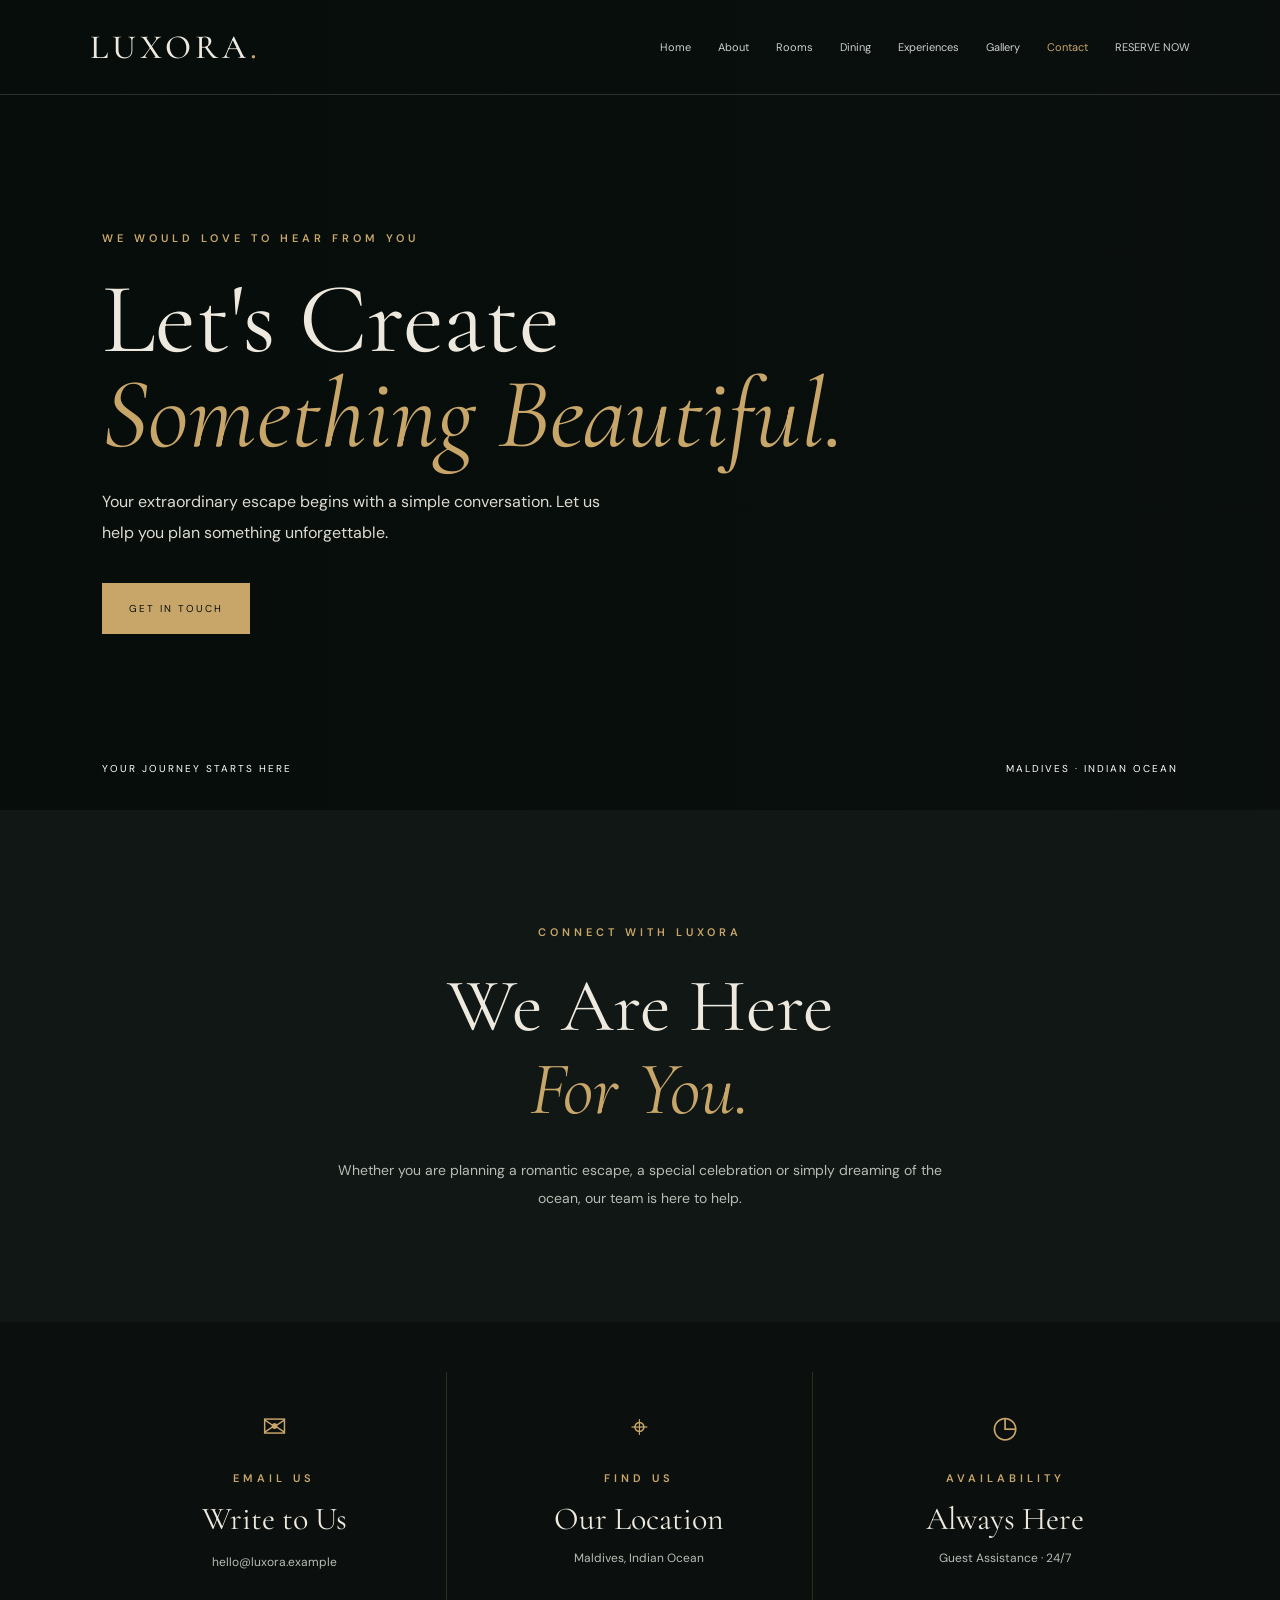
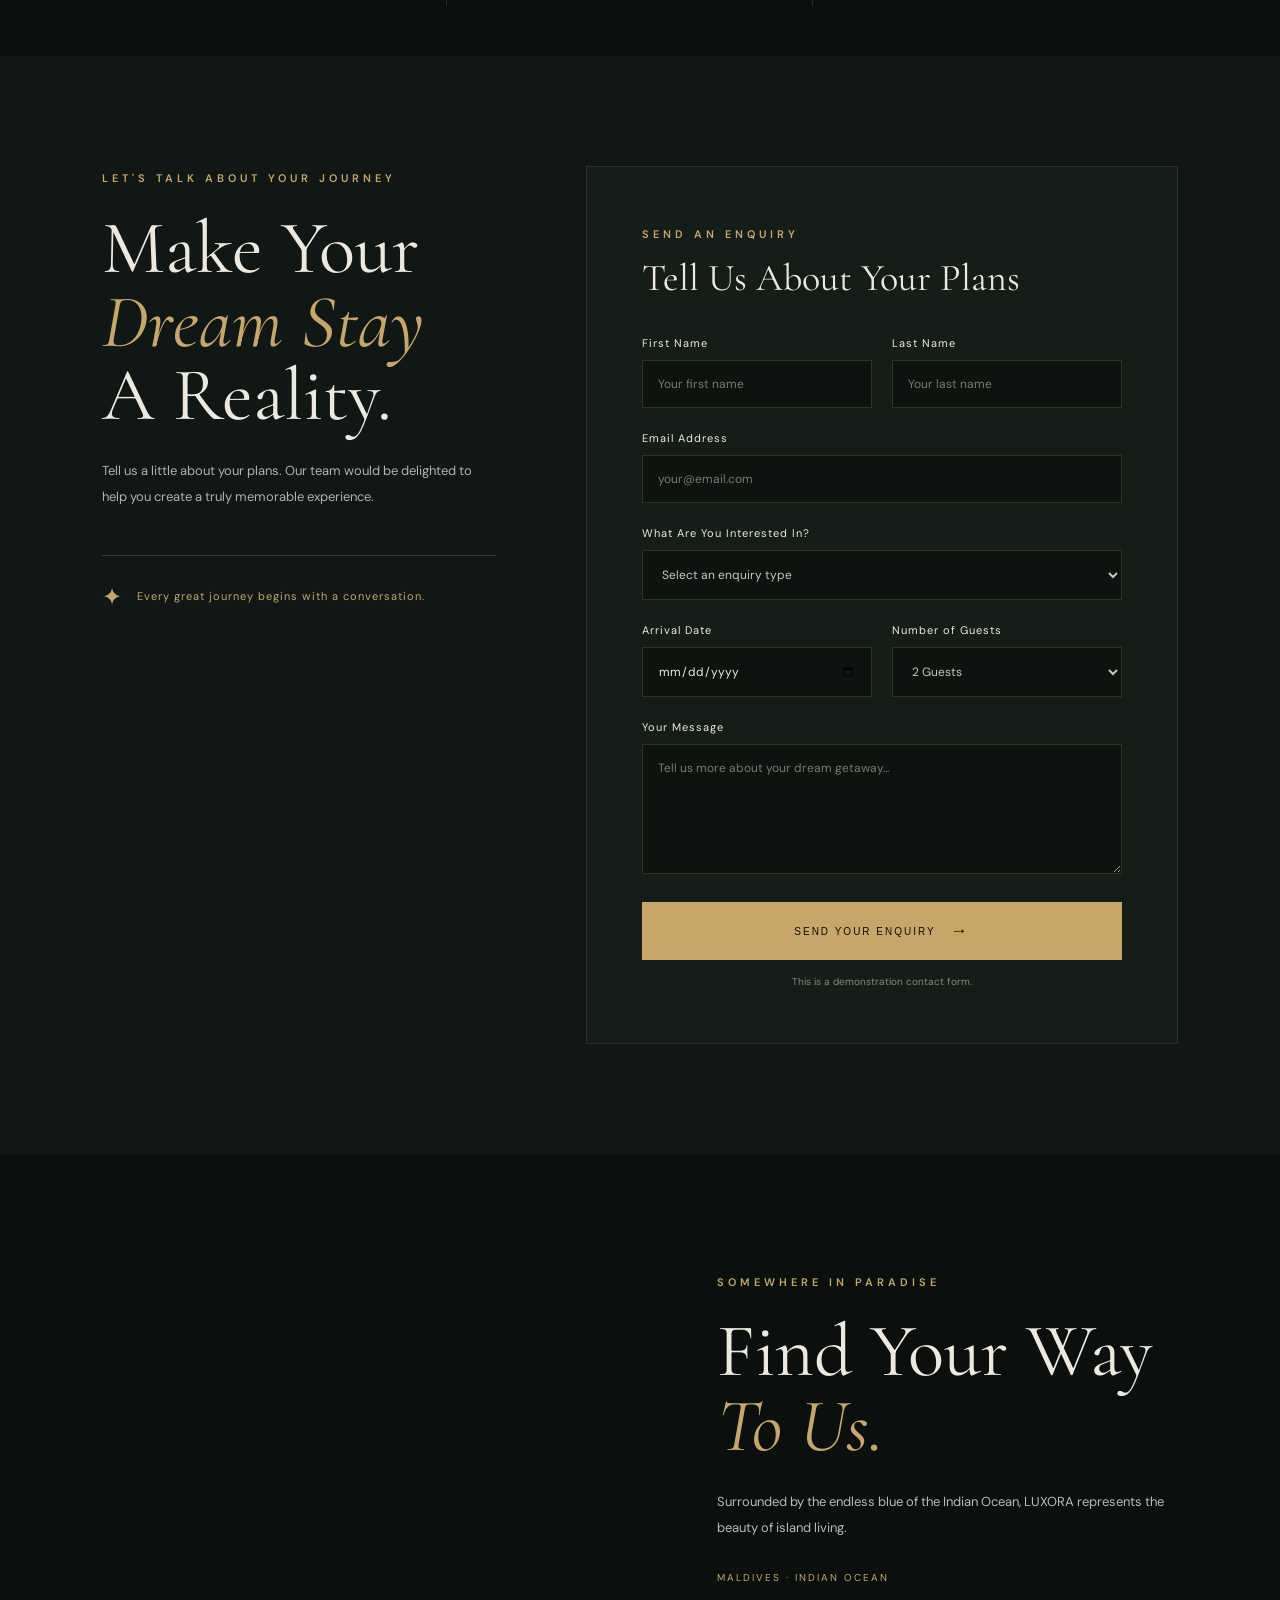
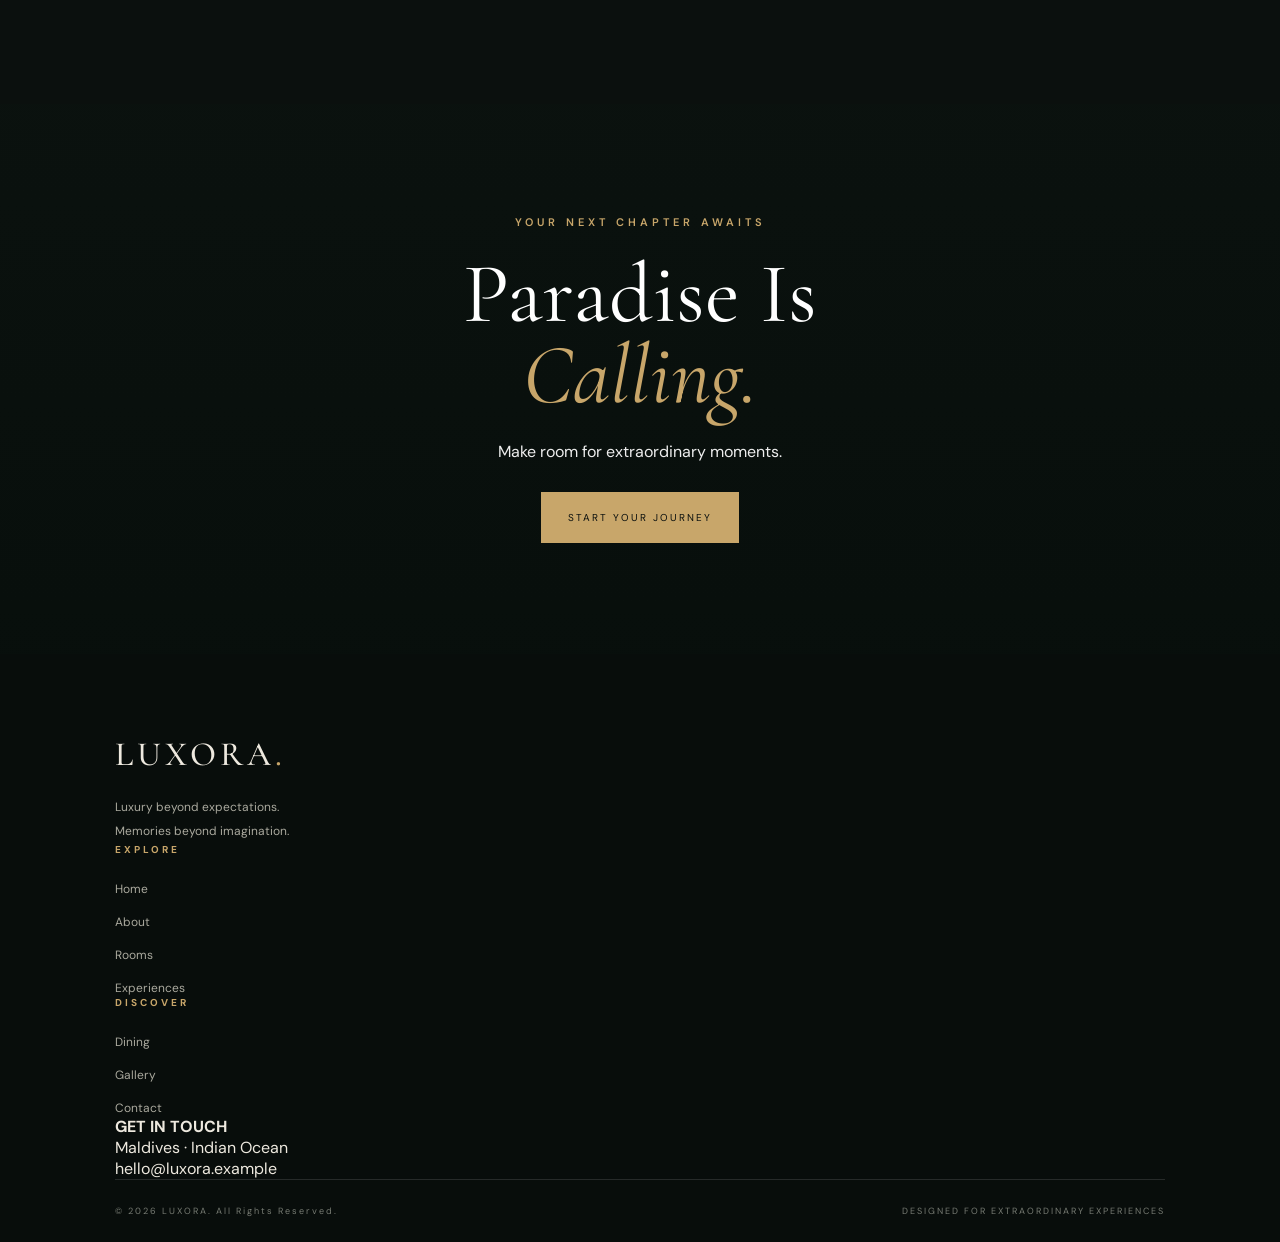
<file: contact.html>
<!DOCTYPE html>
<html lang="en">
<head>
    <meta charset="UTF-8">
    <meta name="viewport" content="width=device-width, initial-scale=1.0">

    <title>Contact | LUXORA</title>

    <link rel="stylesheet" href="css/style.css">

    <link href="https://fonts.googleapis.com/css2?family=Cormorant+Garamond:wght@400;500;600;700&family=DM+Sans:wght@400;500;600;700&display=swap" rel="stylesheet">
</head>

<body>

<!-- LOADER -->
<div class="loader" id="loader">
    <div class="loader-content">
        <span>LUXORA</span>
        <small>BEYOND EXPECTATIONS</small>
    </div>
</div>


<!-- HEADER -->
<header class="header">

    <a href="index.html" class="logo">LUXORA<span>.</span></a>

    <nav class="nav" id="nav">
        <a href="index.html">Home</a>
        <a href="about.html">About</a>
        <a href="rooms.html">Rooms</a>
        <a href="dining.html">Dining</a>
        <a href="experiences.html">Experiences</a>
        <a href="gallery.html">Gallery</a>
        <a href="contact.html" class="active">Contact</a>
        <a href="#contact-form" class="nav-booking">RESERVE NOW</a>    </nav>

    <button class="menu-toggle" id="menuToggle" aria-label="Toggle navigation">
        <span></span>
        <span></span>
    </button>

</header>


<!-- HERO -->
<section class="contact-hero">

    <div class="contact-hero-bg"></div>

    <div class="contact-hero-content">

        <span class="eyebrow">WE WOULD LOVE TO HEAR FROM YOU</span>

        <h1>Let's Create<br><i>Something Beautiful.</i></h1>

        <p>
            Your extraordinary escape begins with a simple conversation.
            Let us help you plan something unforgettable.
        </p>

        <a href="#contact-form" class="btn btn-primary">
            GET IN TOUCH
        </a>

    </div>

    <div class="contact-hero-bottom">
        <span>YOUR JOURNEY STARTS HERE</span>
        <span>MALDIVES · INDIAN OCEAN</span>
    </div>

</section>


<!-- CONTACT INTRO -->
<section class="contact-intro section-padding">

    <span class="eyebrow">CONNECT WITH LUXORA</span>

    <h2>We Are Here<br>
        <i>For You.</i>
    </h2>

    <p>
        Whether you are planning a romantic escape,
        a special celebration or simply dreaming
        of the ocean, our team is here to help.
    </p>

</section>


<!-- CONTACT DETAILS -->
<section class="contact-details">

    <div class="contact-detail-card">

        <span class="contact-icon">✉</span>

        <span class="eyebrow">EMAIL US</span>

        <h3>Write to Us</h3>

        <a href="mailto:hello@luxora.example">
            hello@luxora.example
        </a>

    </div>


    <div class="contact-detail-card">

        <span class="contact-icon">⌖</span>

        <span class="eyebrow">FIND US</span>

        <h3>Our Location</h3>

        <p>Maldives, Indian Ocean</p>

    </div>


    <div class="contact-detail-card">

        <span class="contact-icon">◷</span>

        <span class="eyebrow">AVAILABILITY</span>

        <h3>Always Here</h3>

        <p>Guest Assistance · 24/7</p>

    </div>

</section>


<!-- CONTACT FORM -->
<section class="contact-form-section section-padding" id="contact-form">

    <div class="contact-form-grid">

        <div class="contact-form-content">

            <span class="eyebrow">LET'S TALK ABOUT YOUR JOURNEY</span>

            <h2>Make Your<br>
                <i>Dream Stay</i><br>
                A Reality.
            </h2>

            <p>
                Tell us a little about your plans.
                Our team would be delighted to help
                you create a truly memorable experience.
            </p>

            <div class="contact-note">
                <span>✦</span>
                <p>
                    Every great journey begins with a conversation.
                </p>
            </div>

        </div>


        <form class="luxora-contact-form" id="luxoraContactForm">

            <div class="form-heading">
                <span class="eyebrow">SEND AN ENQUIRY</span>
                <h3>Tell Us About Your Plans</h3>
            </div>


            <div class="form-row">

                <div class="form-group">
                    <label for="firstName">First Name</label>

                    <input
                        type="text"
                        id="firstName"
                        name="firstName"
                        placeholder="Your first name"
                        required>
                </div>

                <div class="form-group">
                    <label for="lastName">Last Name</label>

                    <input
                        type="text"
                        id="lastName"
                        name="lastName"
                        placeholder="Your last name"
                        required>
                </div>

            </div>


            <div class="form-group">

                <label for="email">Email Address</label>

                <input
                    type="email"
                    id="email"
                    name="email"
                    placeholder="your@email.com"
                    required>

            </div>


            <div class="form-group">

                <label for="subject">What Are You Interested In?</label>

                <select id="subject" name="subject" required>

                    <option value="" disabled selected>
                        Select an enquiry type
                    </option>

                    <option value="Room Reservation">Room Reservation</option>
                    <option value="Dining Experience">Dining Experience</option>
                    <option value="Spa & Wellness">Spa & Wellness</option>
                    <option value="Special Celebration">Special Celebration</option>
                    <option value="Other Enquiry">Other Enquiry</option>

                </select>

            </div>


            <div class="form-row">

                <div class="form-group">
                    <label for="arrival">Arrival Date</label>

                    <input
                        type="date"
                        id="arrival"
                        name="arrival">
                </div>

                <div class="form-group">
                    <label for="guests">Number of Guests</label>

                    <select id="guests" name="guests">

                        <option value="1">1 Guest</option>
                        <option value="2" selected>2 Guests</option>
                        <option value="3">3 Guests</option>
                        <option value="4">4 Guests</option>
                        <option value="5+">5+ Guests</option>

                    </select>
                </div>

            </div>


            <div class="form-group">

                <label for="message">Your Message</label>

                <textarea
                    id="message"
                    name="message"
                    rows="5"
                    placeholder="Tell us more about your dream getaway..."
                    required></textarea>

            </div>


            <button type="submit" class="btn btn-primary form-submit">
                SEND YOUR ENQUIRY <span>→</span>
            </button>

            <p class="form-disclaimer">
                This is a demonstration contact form.
            </p>

            <div id="formMessage" class="form-message"></div>

        </form>

    </div>

</section>


<!-- LOCATION -->
<section class="contact-location">

    <div class="location-image"></div>

    <div class="location-content">

        <span class="eyebrow">SOMEWHERE IN PARADISE</span>

        <h2>Find Your Way<br>
            <i>To Us.</i>
        </h2>

        <p>
            Surrounded by the endless blue of the Indian Ocean,
            LUXORA represents the beauty of island living.
        </p>

        <span class="location-address">
            MALDIVES · INDIAN OCEAN
        </span>

    </div>

</section>


<!-- FINAL CTA -->
<section class="contact-final">

    <span class="eyebrow">YOUR NEXT CHAPTER AWAITS</span>

    <h2>Paradise Is<br>
        <i>Calling.</i>
    </h2>

    <p>
        Make room for extraordinary moments.
    </p>

    <a href="#contact-form" class="btn btn-primary">
        START YOUR JOURNEY
    </a>

</section>


<!-- FOOTER -->
<footer class="footer">

    <div class="footer-top">

        <div class="footer-brand">
            <a href="index.html" class="logo">
                LUXORA<span>.</span>
            </a>

            <p>
                Luxury beyond expectations.<br>
                Memories beyond imagination.
            </p>
        </div>

        <div class="footer-links">
            <h4>EXPLORE</h4>
            <a href="index.html">Home</a>
            <a href="about.html">About</a>
            <a href="rooms.html">Rooms</a>
            <a href="experiences.html">Experiences</a>
        </div>

        <div class="footer-links">
            <h4>DISCOVER</h4>
            <a href="dining.html">Dining</a>
            <a href="gallery.html">Gallery</a>
            <a href="contact.html">Contact</a>
        </div>

        <div class="footer-contact">
            <h4>GET IN TOUCH</h4>
            <p>Maldives · Indian Ocean</p>
            <a href="mailto:hello@luxora.example">
                hello@luxora.example
            </a>
        </div>

    </div>

    <div class="footer-bottom">
        <p>© <span id="year"></span> LUXORA. All Rights Reserved.</p>
        <span>DESIGNED FOR EXTRAORDINARY EXPERIENCES</span>
    </div>

</footer>


<script src="js/script.js"></script>

</body>
</html>
</file>
<file: css/style.css>
@import url('https://fonts.googleapis.com/css2?family=Cormorant+Garamond:wght@300;400;500;600;700&family=DM+Sans:wght@300;400;500;600;700&display=swap');

:root {
    --bg: #101714;
    --dark: #0b100e;
    --gold: #c8a66a;
    --cream: #eee9df;
    --muted: #aaa99e;
    --serif: 'Cormorant Garamond', serif;
    --sans: 'DM Sans', sans-serif;
}

* {
    margin: 0;
    padding: 0;
    box-sizing: border-box;
}

html {
    scroll-behavior: smooth;
}

body {
    background: var(--bg);
    color: var(--cream);
    font-family: var(--sans);
    overflow-x: hidden;
}

a {
    color: inherit;
    text-decoration: none;
}

img {
    display: block;
    width: 100%;
    object-fit: cover;
}

/* LOADER */

.loader {
    position: fixed;
    inset: 0;
    background: var(--dark);
    z-index: 9999;
    display: flex;
    align-items: center;
    justify-content: center;
    animation: loaderOut 1s ease 2.2s forwards;
}

.loader-content {
    text-align: center;
    animation: loaderReveal 1s ease;
}

.loader-content h1 {
    font-family: var(--serif);
    font-size: 65px;
    letter-spacing: 12px;
    font-weight: 400;
}

.loader-content p {
    color: var(--gold);
    font-size: 9px;
    letter-spacing: 5px;
    margin-top: 10px;
}

.loader-line {
    display: block;
    width: 80px;
    height: 1px;
    background: var(--gold);
    margin: 0 auto 25px;
    animation: lineGrow 1.5s ease;
}

@keyframes loaderReveal {
    from { opacity: 0; transform: translateY(25px); }
    to { opacity: 1; transform: translateY(0); }
}

@keyframes lineGrow {
    from { width: 0; }
    to { width: 80px; }
}

@keyframes loaderOut {
    to {
        opacity: 0;
        visibility: hidden;
        pointer-events: none;
    }
}

/* HEADER */

.header {
    position: absolute;
    top: 0;
    left: 0;
    width: 100%;
    height: 95px;
    padding: 0 7%;
    display: flex;
    justify-content: space-between;
    align-items: center;
    z-index: 100;
    border-bottom: 1px solid rgba(255,255,255,.15);
}

.logo {
    font-family: var(--serif);
    font-size: 34px;
    letter-spacing: 4px;
    font-weight: 500;
}

.logo span {
    color: var(--gold);
}

.nav {
    display: flex;
    gap: 27px;
}

.nav a {
    font-size: 11px;
    color: rgba(255,255,255,.8);
    transition: .3s;
}

.nav a:hover,
.nav a.active {
    color: var(--gold);
}

.nav-book {
    font-size: 10px;
    letter-spacing: 2px;
    border: 1px solid var(--gold);
    padding: 14px 20px;
    color: var(--gold);
    transition: .4s;
}

.nav-book:hover {
    background: var(--gold);
    color: var(--dark);
}

.menu-toggle {
    display: none;
}

/* HERO */

.hero {
    position: relative;
    min-height: 100vh;
    height: 850px;
    max-height: 1000px;
    display: flex;
    align-items: center;
    padding: 100px 12% 80px;
    overflow: hidden;
}

.hero-bg {
    position: absolute;
    inset: 0;
    background: url('https://images.unsplash.com/photo-1514282401047-d79a71a590e8?auto=format&fit=crop&w=2200&q=85') center/cover;
    animation: heroZoom 12s ease-in-out infinite alternate;
}

@keyframes heroZoom {
    from { transform: scale(1); }
    to { transform: scale(1.09); }
}

.hero-overlay {
    position: absolute;
    inset: 0;
    background: linear-gradient(90deg, rgba(5,12,10,.85), rgba(5,12,10,.35), rgba(5,12,10,.05)),
                linear-gradient(0deg, rgba(5,12,10,.7), transparent 35%);
}

.hero-content {
    position: relative;
    z-index: 2;
    max-width: 700px;
    animation: heroReveal 1.5s ease both;
}

@keyframes heroReveal {
    from {
        opacity: 0;
        transform: translateY(55px);
        filter: blur(8px);
    }
    to {
        opacity: 1;
        transform: translateY(0);
        filter: blur(0);
    }
}

.hero-label,
.section-label {
    font-size: 10px;
    letter-spacing: 4px;
    color: var(--gold);
    display: flex;
    align-items: center;
    gap: 13px;
}

.hero-label span,
.section-label span {
    width: 30px;
    height: 1px;
    background: var(--gold);
}

.hero-title {
    font-family: var(--serif);
    font-size: clamp(85px, 11vw, 155px);
    font-weight: 300;
    line-height: .83;
    letter-spacing: -5px;
    margin: 35px 0;
}

.hero-title em,
h2 em {
    color: var(--gold);
    font-weight: 300;
}

.hero-description {
    max-width: 420px;
    font-size: 13px;
    line-height: 2;
    color: rgba(255,255,255,.75);
}

.hero-actions {
    display: flex;
    align-items: center;
    gap: 35px;
    margin-top: 40px;
}

.btn-primary {
    background: var(--gold);
    color: var(--dark);
    padding: 19px 27px;
    display: inline-flex;
    align-items: center;
    gap: 25px;
    font-size: 10px;
    letter-spacing: 2px;
    transition: .4s;
}

.btn-primary:hover {
    background: var(--cream);
    transform: translateY(-4px);
}

.btn-primary span {
    font-size: 17px;
}

.btn-text,
.under-link {
    color: var(--cream);
    font-size: 10px;
    letter-spacing: 2px;
    border-bottom: 1px solid var(--gold);
    padding-bottom: 10px;
    display: inline-flex;
    gap: 15px;
    transition: .3s;
}

.btn-text:hover,
.under-link:hover {
    color: var(--gold);
}

.hero-bottom {
    position: absolute;
    bottom: 35px;
    left: 7%;
    right: 7%;
    display: flex;
    justify-content: space-between;
    align-items: center;
    font-size: 9px;
    letter-spacing: 2px;
    color: rgba(255,255,255,.7);
}

.hero-location span {
    color: var(--gold);
    font-size: 16px;
}

.hero-scroll {
    display: flex;
    align-items: center;
    gap: 15px;
}

.hero-scroll span {
    width: 50px;
    height: 1px;
    background: var(--gold);
}

.hero-index span {
    color: var(--gold);
}

/* COMMON SECTIONS */

.section-padding {
    padding: 120px 9%;
}

.intro {
    background: var(--bg);
}

.intro-grid {
    display: grid;
    grid-template-columns: 1.3fr .7fr;
    gap: 100px;
    margin: 45px 0 75px;
}

h2 {
    font-family: var(--serif);
    font-size: clamp(55px, 7vw, 95px);
    line-height: .98;
    font-weight: 300;
}

.intro-text {
    align-self: end;
    padding-bottom: 10px;
}

.intro-text p,
.dining-content p,
.experience-content p {
    color: var(--muted);
    font-size: 13px;
    line-height: 2.1;
    margin-bottom: 30px;
}

.intro-image {
    position: relative;
    height: 560px;
    overflow: hidden;
}

.intro-image img {
    height: 100%;
    transition: transform 1s;
}

.intro-image:hover img {
    transform: scale(1.04);
}

.image-caption {
    position: absolute;
    bottom: 25px;
    left: 30px;
    right: 30px;
    display: flex;
    justify-content: space-between;
    font-size: 9px;
    letter-spacing: 2px;
    text-shadow: 0 2px 8px #000;
}

/* ROOMS */

.rooms-section {
    background: #151d19;
}

.section-top {
    display: flex;
    justify-content: space-between;
    align-items: end;
    margin-bottom: 60px;
}

.section-top h2 {
    margin-top: 30px;
}

.section-top .under-link {
    margin-bottom: 10px;
}

.room-grid {
    display: grid;
    grid-template-columns: repeat(3, 1fr);
    gap: 25px;
}

.room-card {
    min-width: 0;
    cursor: pointer;
}

.room-image {
    height: 420px;
    overflow: hidden;
    position: relative;
}

.room-image img {
    height: 100%;
    transition: transform .8s;
}

.room-card:hover .room-image img {
    transform: scale(1.09);
}

.room-number {
    position: absolute;
    top: 20px;
    left: 20px;
    color: white;
    font-family: var(--serif);
    font-size: 30px;
}

.room-info {
    display: flex;
    justify-content: space-between;
    align-items: center;
    padding: 25px 0;
    border-bottom: 1px solid rgba(255,255,255,.15);
}

.room-info h3 {
    font-family: var(--serif);
    font-size: 28px;
    font-weight: 400;
}

.room-info p {
    font-size: 10px;
    color: var(--muted);
    margin-top: 8px;
}

.room-info > a {
    color: var(--gold);
    font-size: 23px;
    transition: .3s;
}

.room-info > a:hover {
    transform: translate(5px,-5px);
}

/* EXPERIENCE */

.experience-section {
    min-height: 750px;
    position: relative;
    display: flex;
    align-items: center;
    padding: 100px 12%;
    overflow: hidden;
}

.experience-image {
    position: absolute;
    inset: 0;
    background: url('https://images.unsplash.com/photo-1500375592092-40eb2168fd21?auto=format&fit=crop&w=2200&q=85') center/cover;
    background-attachment: fixed;
}

.experience-section::before {
    content: "";
    position: absolute;
    inset: 0;
    background: linear-gradient(90deg, rgba(5,12,10,.9), rgba(5,12,10,.2));
    z-index: 1;
}

.experience-content {
    position: relative;
    z-index: 2;
    max-width: 550px;
}

.experience-content h2 {
    margin: 40px 0 25px;
}

.experience-content p {
    max-width: 420px;
}

/* DINING */

.dining-section {
    display: grid;
    grid-template-columns: 1.1fr .9fr;
    gap: 100px;
    align-items: center;
}

.dining-image {
    height: 600px;
    overflow: hidden;
}

.dining-image img {
    height: 100%;
    transition: transform 1s;
}

.dining-image:hover img {
    transform: scale(1.05);
}

.dining-content h2 {
    margin: 35px 0;
}

.dining-content p {
    max-width: 400px;
}

/* BOOKING */

.booking-section {
    min-height: 650px;
    display: flex;
    align-items: center;
    justify-content: center;
    text-align: center;
    position: relative;
    overflow: hidden;
}

.booking-bg {
    position: absolute;
    inset: 0;
    background: url('https://images.unsplash.com/photo-1540541338287-41700207dee6?auto=format&fit=crop&w=2200&q=85') center/cover;
    filter: brightness(.4);
    transition: transform 10s;
}

.booking-section:hover .booking-bg {
    transform: scale(1.07);
}

.booking-content {
    position: relative;
    z-index: 2;
    padding: 50px 20px;
}

.booking-content .section-label {
    justify-content: center;
}

.booking-content h2 {
    font-size: clamp(60px, 8vw, 105px);
    margin: 40px 0;
}

/* FOOTER */

.footer {
    background: #080d0b;
    padding: 80px 9% 25px;
}

.footer-main {
    display: grid;
    grid-template-columns: 2fr 1fr 1fr;
    gap: 80px;
    padding-bottom: 70px;
}

.footer-brand p {
    color: var(--muted);
    max-width: 300px;
    font-size: 12px;
    line-height: 2;
    margin-top: 20px;
}

.footer-links {
    display: flex;
    flex-direction: column;
    gap: 17px;
}

.footer-links h4 {
    color: var(--gold);
    font-size: 10px;
    letter-spacing: 3px;
    margin-bottom: 8px;
}

.footer-links a {
    color: var(--muted);
    font-size: 12px;
    transition: .3s;
}

.footer-links a:hover {
    color: var(--gold);
}

.footer-bottom {
    border-top: 1px solid rgba(255,255,255,.12);
    padding-top: 25px;
    display: flex;
    justify-content: space-between;
    color: #777b73;
    font-size: 9px;
    letter-spacing: 2px;
}

/* RESPONSIVE */

@media (max-width: 1100px) {

    .header {
        padding: 0 5%;
    }

    .nav {
        gap: 15px;
    }

    .nav a {
        font-size: 10px;
    }

    .nav-book {
        display: none;
    }

    .section-padding {
        padding: 90px 6%;
    }

    .room-image {
        height: 350px;
    }

    .dining-section {
        gap: 50px;
    }
}

@media (max-width: 768px) {

    .header {
        height: 75px;
        padding: 0 6%;
    }

    .logo {
        font-size: 29px;
    }

    .menu-toggle {
        display: flex;
        flex-direction: column;
        gap: 7px;
        background: transparent;
        border: none;
        padding: 10px;
        z-index: 110;
        cursor: pointer;
    }

    .menu-toggle span {
        width: 27px;
        height: 1px;
        background: var(--gold);
        transition: .3s;
    }

    .menu-toggle.active span:first-child {
        transform: translateY(4px) rotate(45deg);
    }

    .menu-toggle.active span:last-child {
        transform: translateY(-4px) rotate(-45deg);
    }

    .nav {
        position: fixed;
        inset: 0;
        background: #0b100e;
        flex-direction: column;
        justify-content: center;
        align-items: center;
        gap: 30px;
        transform: translateX(100%);
        transition: transform .5s ease;
    }

    .nav.active {
        transform: translateX(0);
    }

    .nav a {
        font-family: var(--serif);
        font-size: 32px;
    }

    .hero {
        height: 780px;
        min-height: 100svh;
        padding: 120px 8% 100px;
    }

    .hero-title {
        font-size: clamp(76px, 17vw, 110px);
        letter-spacing: -3px;
    }

    .hero-description {
        font-size: 12px;
    }

    .hero-actions {
        align-items: flex-start;
        flex-direction: column;
        gap: 25px;
    }

    .hero-bottom {
        left: 8%;
        right: 8%;
        bottom: 25px;
    }

    .hero-scroll {
        display: none;
    }

    .section-padding {
        padding: 85px 7%;
    }

    .intro-grid {
        grid-template-columns: 1fr;
        gap: 30px;
        margin: 35px 0 45px;
    }

    h2 {
        font-size: 65px;
    }

    .intro-image {
        height: 400px;
    }

    .section-top {
        align-items: flex-start;
        flex-direction: column;
        gap: 30px;
    }

    .room-grid {
        grid-template-columns: 1fr;
        gap: 35px;
    }

    .room-image {
        height: 430px;
    }

    .experience-section {
        min-height: 650px;
        padding: 80px 8%;
    }

    .experience-image {
        background-attachment: scroll;
    }

    .dining-section {
        grid-template-columns: 1fr;
        gap: 45px;
    }

    .dining-image {
        height: 430px;
    }

    .booking-section {
        min-height: 550px;
    }

    .footer {
        padding: 65px 7% 25px;
    }

    .footer-main {
        grid-template-columns: 1fr 1fr;
        gap: 45px 25px;
    }

    .footer-brand {
        grid-column: 1 / -1;
    }

    .footer-bottom {
        flex-direction: column;
        gap: 15px;
        font-size: 8px;
    }
}

@media (max-width: 420px) {

    .hero-title {
        font-size: 72px;
    }

    .hero-location {
        font-size: 8px;
    }

    .hero-index {
        font-size: 8px;
    }

    .room-image {
        height: 350px;
    }

    .intro-image {
        height: 320px;
    }

    .dining-image {
        height: 330px;
    }

    .loader-content h1 {
        font-size: 45px;
    }
}

/* REDUCED MOTION */

@media (prefers-reduced-motion: reduce) {
    *,
    *::before,
    *::after {
        animation-duration: 0.01ms !important;
        animation-iteration-count: 1 !important;
        scroll-behavior: auto !important;
        transition-duration: 0.01ms !important;
    }
}
/* SCROLL REVEAL */
.reveal {
    opacity: 0;
    transform: translateY(35px);
    transition: opacity 0.9s ease, transform 0.9s ease;
}

.reveal.visible {
    opacity: 1;
    transform: translateY(0);
}

/* HEADER SCROLL EFFECT */
.header.scrolled {
    background: rgba(8, 13, 11, 0.92);
    backdrop-filter: blur(12px);
    -webkit-backdrop-filter: blur(12px);
}
/* =========================
   ABOUT PAGE
========================= */

.section-padding {
    padding: 110px 8%;
}

.about-hero {
    min-height: 90vh;
    position: relative;
    display: flex;
    align-items: center;
    padding: 150px 8% 100px;
    overflow: hidden;
    background: #101714;
}

.about-hero-bg {
    position: absolute;
    inset: 0;
    background:
        linear-gradient(90deg, rgba(5,12,9,.85), rgba(5,12,9,.15)),
        url("https://images.unsplash.com/photo-1514282401047-d79a71a590e8?auto=format&fit=crop&w=2000&q=90") center/cover;
    animation: aboutZoom 12s ease-in-out infinite alternate;
}

@keyframes aboutZoom {
    from { transform: scale(1); }
    to { transform: scale(1.08); }
}

.about-hero-content {
    position: relative;
    max-width: 750px;
    z-index: 2;
}

.eyebrow {
    color: var(--gold);
    letter-spacing: 4px;
    font-size: 11px;
    font-weight: 600;
}

.about-hero h1 {
    font-family: 'Cormorant Garamond', serif;
    color: var(--cream);
    font-size: clamp(65px, 9vw, 115px);
    line-height: .95;
    font-weight: 400;
    margin: 25px 0;
}

.about-hero h1 i,
.about-intro h2 i,
.about-story h2 i,
.section-top h2 i {
    color: var(--gold);
    font-weight: 400;
}

.about-hero-content p {
    color: #dedbd2;
    max-width: 450px;
    line-height: 1.9;
    margin-bottom: 35px;
}

.about-hero-bottom {
    position: absolute;
    bottom: 35px;
    left: 8%;
    right: 8%;
    display: flex;
    justify-content: space-between;
    color: white;
    font-size: 10px;
    letter-spacing: 2px;
}

.about-intro {
    display: grid;
    grid-template-columns: 1fr 1fr;
    gap: 80px;
    background: var(--bg);
}

.about-intro h2,
.about-story h2,
.section-top h2 {
    font-family: 'Cormorant Garamond', serif;
    color: var(--cream);
    font-size: clamp(42px, 5vw, 68px);
    font-weight: 400;
    line-height: 1.1;
    margin-top: 25px;
}

.about-intro-right {
    padding-top: 30px;
}

.about-intro-right p,
.about-story-content p {
    color: #b9bcb5;
    font-size: 14px;
    line-height: 2;
    margin-bottom: 22px;
}

.about-story {
    display: grid;
    grid-template-columns: 1.1fr .9fr;
    gap: 80px;
    align-items: center;
    background: var(--dark);
}

.about-story-image {
    height: 600px;
    overflow: hidden;
}

.about-story-image img {
    width: 100%;
    height: 100%;
    object-fit: cover;
    transition: transform 1s ease;
}

.about-story-image:hover img {
    transform: scale(1.06);
}

.about-story-content h2 {
    margin-bottom: 30px;
}

.text-link {
    display: inline-block;
    color: var(--gold);
    font-size: 11px;
    letter-spacing: 2px;
    margin-top: 15px;
}

.text-link span {
    margin-left: 12px;
    transition: margin .3s ease;
}

.text-link:hover span {
    margin-left: 22px;
}

.about-values {
    background: var(--bg);
}

.section-top {
    text-align: center;
    margin-bottom: 65px;
}

.values-grid {
    display: grid;
    grid-template-columns: repeat(3, 1fr);
    gap: 25px;
}

.value-card {
    padding: 45px 35px;
    border: 1px solid rgba(200,166,106,.2);
    transition: .4s ease;
}

.value-card:hover {
    transform: translateY(-10px);
    border-color: var(--gold);
}

.value-number {
    color: var(--gold);
    font-family: 'Cormorant Garamond', serif;
    font-size: 35px;
}

.value-card h3 {
    color: var(--cream);
    font-family: 'Cormorant Garamond', serif;
    font-size: 30px;
    font-weight: 400;
    margin: 25px 0 15px;
}

.value-card p {
    color: #aeb4ac;
    font-size: 13px;
    line-height: 1.9;
}

.about-image-banner {
    min-height: 600px;
    display: flex;
    align-items: center;
    justify-content: center;
    text-align: center;
    padding: 80px 20px;
    background:
        linear-gradient(rgba(5,12,9,.45), rgba(5,12,9,.65)),
        url("https://images.unsplash.com/photo-1573843981267-be1999ff37cd?auto=format&fit=crop&w=2000&q=90") center/cover fixed;
}

.about-image-overlay h2 {
    color: white;
    font-family: 'Cormorant Garamond', serif;
    font-size: clamp(48px, 7vw, 85px);
    font-weight: 400;
    margin: 25px 0 15px;
}

.about-image-overlay p {
    color: #eee;
    margin-bottom: 35px;
}

@media(max-width: 768px) {

    .section-padding {
        padding: 75px 7%;
    }

    .about-hero {
        min-height: 750px;
    }

    .about-hero h1 {
        font-size: 65px;
    }

    .about-intro,
    .about-story {
        grid-template-columns: 1fr;
        gap: 35px;
    }

    .about-story-image {
        height: 400px;
    }

    .values-grid {
        grid-template-columns: 1fr;
    }

    .about-hero-bottom {
        font-size: 8px;
    }

    .about-image-banner {
        background-attachment: scroll;
    }
}
/* =========================
   ROOMS PAGE
========================= */

.rooms-hero {
    min-height: 90vh;
    position: relative;
    display: flex;
    align-items: center;
    padding: 150px 8% 100px;
    overflow: hidden;
    background: var(--dark);
}

.rooms-hero-bg {
    position: absolute;
    inset: 0;
    background:
        linear-gradient(90deg, rgba(5,12,9,.85), rgba(5,12,9,.1)),
        url("https://images.unsplash.com/photo-1573843981267-be1999ff37cd?auto=format&fit=crop&w=2000&q=90") center/cover;
    animation: aboutZoom 12s ease-in-out infinite alternate;
}

.rooms-hero-content {
    position: relative;
    z-index: 2;
    max-width: 700px;
}

.rooms-hero h1 {
    font-family: 'Cormorant Garamond', serif;
    font-size: clamp(65px, 9vw, 115px);
    color: var(--cream);
    font-weight: 400;
    line-height: .95;
    margin: 25px 0;
}

.rooms-hero h1 i,
.rooms-intro h2 i,
.luxury-room-info h3 i,
.rooms-banner h2 i {
    color: var(--gold);
    font-weight: 400;
}

.rooms-hero-content p {
    color: #dedbd2;
    line-height: 1.9;
    max-width: 450px;
    margin-bottom: 35px;
}

.rooms-hero-bottom {
    position: absolute;
    bottom: 35px;
    left: 8%;
    right: 8%;
    display: flex;
    justify-content: space-between;
    color: white;
    font-size: 10px;
    letter-spacing: 2px;
}

.rooms-intro {
    background: var(--bg);
    text-align: center;
}

.rooms-intro h2 {
    font-family: 'Cormorant Garamond', serif;
    font-size: clamp(45px, 6vw, 75px);
    color: var(--cream);
    font-weight: 400;
    line-height: 1.1;
    margin: 25px 0;
}

.rooms-intro p {
    max-width: 650px;
    margin: auto;
    color: #b9bcb5;
    line-height: 2;
    font-size: 14px;
}

.room-collection {
    background: var(--dark);
}

.luxury-room {
    display: grid;
    grid-template-columns: 1.1fr .9fr;
    align-items: center;
    gap: 75px;
    margin-bottom: 120px;
}

.luxury-room:last-child {
    margin-bottom: 0;
}

.luxury-room.reverse {
    grid-template-columns: .9fr 1.1fr;
}

.luxury-room.reverse .luxury-room-image {
    order: 2;
}

.luxury-room-image {
    height: 570px;
    position: relative;
    overflow: hidden;
}

.luxury-room-image img {
    width: 100%;
    height: 100%;
    object-fit: cover;
    transition: transform 1s ease;
}

.luxury-room:hover .luxury-room-image img {
    transform: scale(1.07);
}

.room-label {
    position: absolute;
    bottom: 25px;
    left: 25px;
    color: white;
    font-size: 10px;
    letter-spacing: 2px;
    background: rgba(0,0,0,.4);
    padding: 12px 18px;
    backdrop-filter: blur(10px);
}

.luxury-room-info h3 {
    font-family: 'Cormorant Garamond', serif;
    font-size: clamp(45px, 5vw, 68px);
    color: var(--cream);
    font-weight: 400;
    line-height: 1;
    margin: 25px 0;
}

.luxury-room-info > p {
    color: #aeb4ac;
    font-size: 13px;
    line-height: 2;
    margin-bottom: 30px;
}

.room-features {
    display: grid;
    grid-template-columns: 1fr 1fr;
    gap: 15px;
    padding: 25px 0;
    border-top: 1px solid rgba(255,255,255,.12);
    border-bottom: 1px solid rgba(255,255,255,.12);
}

.room-features span {
    color: #d0d0c7;
    font-size: 11px;
}

.room-price {
    display: flex;
    flex-direction: column;
    gap: 8px;
    margin: 25px 0;
}

.room-price > span {
    color: #92998f;
    font-size: 9px;
    letter-spacing: 2px;
}

.room-price strong {
    color: var(--gold);
    font-family: 'Cormorant Garamond', serif;
    font-size: 34px;
    font-weight: 400;
}

.room-price small {
    font-family: 'DM Sans', sans-serif;
    font-size: 10px;
    letter-spacing: 1px;
}

.room-button {
    display: inline-flex;
    align-items: center;
    gap: 20px;
    color: var(--gold);
    font-size: 10px;
    letter-spacing: 2px;
    padding-bottom: 12px;
    border-bottom: 1px solid var(--gold);
    transition: .3s;
}

.room-button:hover {
    gap: 30px;
}

.rooms-banner {
    min-height: 600px;
    display: flex;
    align-items: center;
    justify-content: center;
    text-align: center;
    padding: 80px 20px;
    background:
        linear-gradient(rgba(5,12,9,.45), rgba(5,12,9,.65)),
        url("https://images.unsplash.com/photo-1514282401047-d79a71a590e8?auto=format&fit=crop&w=2000&q=90") center/cover fixed;
}

.rooms-banner h2 {
    color: white;
    font-family: 'Cormorant Garamond', serif;
    font-size: clamp(48px, 7vw, 85px);
    font-weight: 400;
    line-height: 1;
    margin: 25px 0;
}

.rooms-banner p {
    color: #eee;
    margin-bottom: 35px;
}

@media(max-width: 768px) {

    .rooms-hero {
        min-height: 750px;
    }

    .rooms-hero h1 {
        font-size: 65px;
    }

    .rooms-hero-bottom {
        font-size: 8px;
    }

    .luxury-room,
    .luxury-room.reverse {
        grid-template-columns: 1fr;
        gap: 35px;
        margin-bottom: 85px;
    }

    .luxury-room.reverse .luxury-room-image {
        order: 0;
    }

    .luxury-room-image {
        height: 380px;
    }

    .rooms-banner {
        background-attachment: scroll;
    }
}
/* =========================
   DINING PAGE
========================= */

.dining-hero {
    min-height: 90vh;
    position: relative;
    display: flex;
    align-items: center;
    padding: 150px 8% 100px;
    overflow: hidden;
    background: var(--dark);
}

.dining-hero-bg {
    position: absolute;
    inset: 0;
    background:
        linear-gradient(90deg, rgba(5,12,9,.85), rgba(5,12,9,.1)),
        url("https://images.unsplash.com/photo-1517248135467-4c7edcad34c4?auto=format&fit=crop&w=2000&q=90") center/cover;
    animation: aboutZoom 12s ease-in-out infinite alternate;
}

.dining-hero-content {
    position: relative;
    z-index: 2;
    max-width: 750px;
}

.dining-hero h1 {
    font-family: 'Cormorant Garamond', serif;
    font-size: clamp(60px, 9vw, 110px);
    color: var(--cream);
    font-weight: 400;
    line-height: .95;
    margin: 25px 0;
}

.dining-hero h1 i,
.dining-intro h2 i,
.restaurant-info h3 i,
.chef-content h2 i,
.private-dining h2 i {
    color: var(--gold);
    font-weight: 400;
}

.dining-hero-content p {
    color: #dedbd2;
    max-width: 450px;
    line-height: 1.9;
    margin-bottom: 35px;
}

.dining-hero-bottom {
    position: absolute;
    bottom: 35px;
    left: 8%;
    right: 8%;
    display: flex;
    justify-content: space-between;
    color: white;
    font-size: 10px;
    letter-spacing: 2px;
}

.dining-intro {
    background: var(--bg);
    text-align: center;
}

.dining-intro h2 {
    font-family: 'Cormorant Garamond', serif;
    font-size: clamp(45px, 6vw, 75px);
    color: var(--cream);
    font-weight: 400;
    line-height: 1.1;
    margin: 25px 0;
}

.dining-intro p {
    max-width: 650px;
    margin: auto;
    color: #b9bcb5;
    line-height: 2;
    font-size: 14px;
}

.restaurants-section {
    background: var(--dark);
}

.restaurant-card {
    display: grid;
    grid-template-columns: 1.1fr .9fr;
    align-items: center;
    gap: 75px;
    margin-bottom: 120px;
}

.restaurant-card:last-child {
    margin-bottom: 0;
}

.restaurant-reverse {
    grid-template-columns: .9fr 1.1fr;
}

.restaurant-reverse .restaurant-image {
    order: 2;
}

.restaurant-image {
    height: 550px;
    position: relative;
    overflow: hidden;
}

.restaurant-image img {
    width: 100%;
    height: 100%;
    object-fit: cover;
    transition: transform 1s ease;
}

.restaurant-card:hover .restaurant-image img {
    transform: scale(1.07);
}

.restaurant-number {
    position: absolute;
    top: 25px;
    left: 25px;
    color: white;
    font-family: 'Cormorant Garamond', serif;
    font-size: 35px;
}

.restaurant-info h3 {
    font-family: 'Cormorant Garamond', serif;
    font-size: clamp(50px, 5vw, 75px);
    color: var(--cream);
    font-weight: 400;
    line-height: 1;
    margin: 25px 0;
}

.restaurant-info > p {
    color: #aeb4ac;
    font-size: 13px;
    line-height: 2;
    margin-bottom: 30px;
}

.restaurant-details {
    display: flex;
    flex-direction: column;
    gap: 12px;
    padding: 25px 0;
    border-top: 1px solid rgba(255,255,255,.12);
    border-bottom: 1px solid rgba(255,255,255,.12);
    margin-bottom: 25px;
}

.restaurant-details span {
    color: #c2c5bc;
    font-size: 10px;
    letter-spacing: 1.5px;
}

.chef-section {
    display: grid;
    grid-template-columns: 1fr 1fr;
    min-height: 650px;
    background: var(--bg);
}

.chef-image {
    background: url("https://images.unsplash.com/photo-1556911220-e15b29be8c8f?auto=format&fit=crop&w=1400&q=85") center/cover;
    min-height: 550px;
}

.chef-content {
    padding: 100px 12%;
    display: flex;
    flex-direction: column;
    justify-content: center;
}

.chef-content h2 {
    font-family: 'Cormorant Garamond', serif;
    font-size: clamp(42px, 5vw, 65px);
    color: var(--cream);
    font-weight: 400;
    line-height: 1.1;
    margin: 25px 0;
}

.chef-content p {
    color: #b9bcb5;
    font-size: 13px;
    line-height: 2;
    margin-bottom: 25px;
}

.private-dining {
    min-height: 600px;
    display: flex;
    align-items: center;
    justify-content: center;
    text-align: center;
    padding: 80px 20px;
    background:
        linear-gradient(rgba(5,12,9,.45), rgba(5,12,9,.7)),
        url("https://images.unsplash.com/photo-1515003197210-e0cd7184f8b5?auto=format&fit=crop&w=2000&q=90") center/cover fixed;
}

.private-dining h2 {
    color: white;
    font-family: 'Cormorant Garamond', serif;
    font-size: clamp(50px, 7vw, 85px);
    font-weight: 400;
    line-height: 1;
    margin: 25px 0;
}

.private-dining p {
    color: #eee;
    margin-bottom: 35px;
}

@media(max-width: 768px) {

    .dining-hero {
        min-height: 750px;
    }

    .dining-hero h1 {
        font-size: 62px;
    }

    .dining-hero-bottom {
        font-size: 8px;
    }

    .restaurant-card,
    .restaurant-reverse {
        grid-template-columns: 1fr;
        gap: 35px;
        margin-bottom: 85px;
    }

    .restaurant-reverse .restaurant-image {
        order: 0;
    }

    .restaurant-image {
        height: 380px;
    }

    .chef-section {
        grid-template-columns: 1fr;
    }

    .chef-image {
        min-height: 380px;
    }

    .chef-content {
        padding: 70px 8%;
    }

    .private-dining {
        background-attachment: scroll;
    }
}
/* =========================
   EXPERIENCES PAGE
========================= */

.experiences-hero {
    min-height: 90vh;
    position: relative;
    display: flex;
    align-items: center;
    padding: 150px 8% 100px;
    overflow: hidden;
    background: var(--dark);
}

.experiences-hero-bg {
    position: absolute;
    inset: 0;
    background:
        linear-gradient(90deg, rgba(5,12,9,.85), rgba(5,12,9,.1)),
        url("https://images.unsplash.com/photo-1500375592092-40eb2168fd21?auto=format&fit=crop&w=2000&q=90") center/cover;
    animation: aboutZoom 12s ease-in-out infinite alternate;
}

.experiences-hero-content {
    position: relative;
    z-index: 2;
    max-width: 750px;
}

.experiences-hero h1 {
    font-family: 'Cormorant Garamond', serif;
    font-size: clamp(60px, 9vw, 110px);
    color: var(--cream);
    font-weight: 400;
    line-height: .95;
    margin: 25px 0;
}

.experiences-hero h1 i,
.experiences-intro h2 i,
.experience-feature-content h2 i,
.experience-card-info h3 i,
.experience-banner h2 i {
    color: var(--gold);
    font-weight: 400;
}

.experiences-hero-content p {
    color: #dedbd2;
    max-width: 450px;
    line-height: 1.9;
    margin-bottom: 35px;
}

.experiences-hero-bottom {
    position: absolute;
    bottom: 35px;
    left: 8%;
    right: 8%;
    display: flex;
    justify-content: space-between;
    color: white;
    font-size: 10px;
    letter-spacing: 2px;
}

.experiences-intro {
    background: var(--bg);
    text-align: center;
}

.experiences-intro h2 {
    font-family: 'Cormorant Garamond', serif;
    font-size: clamp(45px, 6vw, 75px);
    color: var(--cream);
    font-weight: 400;
    line-height: 1.1;
    margin: 25px 0;
}

.experiences-intro p {
    max-width: 650px;
    margin: auto;
    color: #b9bcb5;
    line-height: 2;
    font-size: 14px;
}

.experience-feature {
    display: grid;
    grid-template-columns: 1fr 1fr;
    min-height: 650px;
    background: var(--dark);
}

.experience-feature-image {
    background:
        url("https://images.unsplash.com/photo-1544551763-46a013bb70d5?auto=format&fit=crop&w=1400&q=85") center/cover;
    min-height: 550px;
}

.experience-feature-content {
    padding: 90px 12%;
    display: flex;
    flex-direction: column;
    justify-content: center;
}

.experience-feature-content h2 {
    font-family: 'Cormorant Garamond', serif;
    font-size: clamp(55px, 6vw, 80px);
    color: var(--cream);
    font-weight: 400;
    line-height: 1;
    margin: 25px 0;
}

.experience-feature-content > p {
    color: #b9bcb5;
    font-size: 13px;
    line-height: 2;
    margin-bottom: 25px;
}

.experience-tags {
    display: flex;
    flex-wrap: wrap;
    gap: 10px;
    margin-bottom: 30px;
}

.experience-tags span {
    color: var(--gold);
    border: 1px solid rgba(200,166,106,.3);
    padding: 10px 12px;
    font-size: 9px;
    letter-spacing: 1px;
}

.experiences-list {
    background: var(--bg);
}

.experience-grid {
    display: grid;
    grid-template-columns: repeat(2, 1fr);
    gap: 55px 30px;
}

.experience-card {
    overflow: hidden;
}

.experience-card-image {
    height: 400px;
    position: relative;
    overflow: hidden;
}

.experience-card-image img {
    width: 100%;
    height: 100%;
    object-fit: cover;
    transition: transform 1s ease;
}

.experience-card:hover .experience-card-image img {
    transform: scale(1.08);
}

.experience-card-number {
    position: absolute;
    top: 20px;
    left: 22px;
    color: white;
    font-family: 'Cormorant Garamond', serif;
    font-size: 35px;
}

.experience-card-info {
    padding: 30px 5px;
}

.experience-card-info h3 {
    color: var(--cream);
    font-family: 'Cormorant Garamond', serif;
    font-size: 42px;
    font-weight: 400;
    margin: 15px 0;
}

.experience-card-info p {
    color: #aeb4ac;
    font-size: 13px;
    line-height: 1.9;
    max-width: 480px;
    margin-bottom: 20px;
}

.experience-banner {
    min-height: 600px;
    display: flex;
    align-items: center;
    justify-content: center;
    text-align: center;
    padding: 80px 20px;
    background:
        linear-gradient(rgba(5,12,9,.45), rgba(5,12,9,.7)),
        url("https://images.unsplash.com/photo-1500375592092-40eb2168fd21?auto=format&fit=crop&w=2000&q=90") center/cover fixed;
}

.experience-banner h2 {
    color: white;
    font-family: 'Cormorant Garamond', serif;
    font-size: clamp(48px, 7vw, 85px);
    font-weight: 400;
    line-height: 1;
    margin: 25px 0;
}

.experience-banner p {
    color: #eee;
    margin-bottom: 35px;
}

@media(max-width: 768px) {

    .experiences-hero {
        min-height: 750px;
    }

    .experiences-hero h1 {
        font-size: 62px;
    }

    .experiences-hero-bottom {
        font-size: 8px;
    }

    .experience-feature {
        grid-template-columns: 1fr;
    }

    .experience-feature-image {
        min-height: 380px;
    }

    .experience-feature-content {
        padding: 70px 8%;
    }

    .experience-grid {
        grid-template-columns: 1fr;
        gap: 35px;
    }

    .experience-card-image {
        height: 350px;
    }

    .experience-banner {
        background-attachment: scroll;
    }
}
/* =========================
   LUXORA GALLERY PAGE
========================= */

.gallery-hero {
    min-height: 90vh;
    position: relative;
    display: flex;
    align-items: center;
    padding: 150px 8% 100px;
    overflow: hidden;
    background: var(--dark);
}

.gallery-hero-bg {
    position: absolute;
    inset: 0;

    background:
        linear-gradient(
            90deg,
            rgba(5,12,9,.85),
            rgba(5,12,9,.15)
        ),
        url("https://images.unsplash.com/photo-1514282401047-d79a71a590e8?auto=format&fit=crop&w=2000&q=90")
        center/cover;

    animation: aboutZoom 12s ease-in-out infinite alternate;
}

.gallery-hero-content {
    position: relative;
    z-index: 2;
    max-width: 750px;
}

.gallery-hero h1 {
    font-family: 'Cormorant Garamond', serif;
    font-size: clamp(60px, 9vw, 110px);
    color: var(--cream);
    font-weight: 400;
    line-height: .95;
    margin: 25px 0;
}

.gallery-hero h1 i,
.gallery-intro h2 i,
.gallery-section .section-top h2 i,
.gallery-quote h2 i {
    color: var(--gold);
    font-weight: 400;
}

.gallery-hero-content p {
    color: #dedbd2;
    max-width: 450px;
    line-height: 1.9;
    margin-bottom: 35px;
}

.gallery-hero-bottom {
    position: absolute;
    bottom: 35px;
    left: 8%;
    right: 8%;

    display: flex;
    justify-content: space-between;

    color: white;
    font-size: 10px;
    letter-spacing: 2px;
}

.gallery-intro {
    background: var(--bg);
    text-align: center;
}

.gallery-intro h2 {
    font-family: 'Cormorant Garamond', serif;
    font-size: clamp(45px, 6vw, 75px);
    color: var(--cream);
    font-weight: 400;
    line-height: 1.1;
    margin: 25px 0;
}

.gallery-intro p {
    max-width: 650px;
    margin: auto;
    color: #b9bcb5;
    line-height: 2;
    font-size: 14px;
}


/* GALLERY GRID */

.gallery-section {
    background: var(--bg);
}

.gallery-grid {
    display: grid;
    grid-template-columns: repeat(3, 1fr);
    grid-auto-rows: 320px;
    gap: 15px;
}

.gallery-item {
    position: relative;
    overflow: hidden;
    cursor: pointer;
}

.gallery-item.gallery-large {
    grid-column: span 2;
}

.gallery-item img {
    width: 100%;
    height: 100%;
    object-fit: cover;
    display: block;

    transition:
        transform 1.2s cubic-bezier(.2,.7,.2,1),
        filter .8s ease;
}

.gallery-item::after {
    content: "";
    position: absolute;
    inset: 0;

    background: linear-gradient(
        to top,
        rgba(5,12,9,.85),
        transparent 65%
    );

    opacity: .8;
    transition: opacity .6s ease;
}

.gallery-item:hover img {
    transform: scale(1.09);
    filter: brightness(.85);
}

.gallery-item:hover::after {
    opacity: 1;
}

.gallery-overlay {
    position: absolute;
    z-index: 2;
    bottom: 25px;
    left: 25px;
    right: 20px;

    transform: translateY(12px);
    transition: transform .6s ease;
}

.gallery-item:hover .gallery-overlay {
    transform: translateY(0);
}

.gallery-overlay span {
    display: block;
    color: var(--gold);
    font-size: 9px;
    letter-spacing: 2px;
    margin-bottom: 8px;
}

.gallery-overlay h3 {
    font-family: 'Cormorant Garamond', serif;
    font-size: 32px;
    font-weight: 400;
    color: white;
}


/* QUOTE BANNER */

.gallery-quote {
    min-height: 600px;

    display: flex;
    align-items: center;
    justify-content: center;

    text-align: center;
    padding: 80px 20px;

    background:
        linear-gradient(
            rgba(5,12,9,.5),
            rgba(5,12,9,.75)
        ),
        url("https://images.unsplash.com/photo-1500375592092-40eb2168fd21?auto=format&fit=crop&w=2000&q=90")
        center/cover fixed;
}

.gallery-quote h2 {
    color: white;
    font-family: 'Cormorant Garamond', serif;
    font-size: clamp(48px, 7vw, 85px);
    font-weight: 400;
    line-height: 1;
    margin: 25px 0;
}

.gallery-quote p {
    color: #eee;
    margin-bottom: 35px;
}


/* MOBILE RESPONSIVE */

@media(max-width: 900px) {

    .gallery-grid {
        grid-template-columns: repeat(2, 1fr);
        grid-auto-rows: 280px;
    }

}

@media(max-width: 600px) {

    .gallery-hero {
        min-height: 750px;
    }

    .gallery-hero h1 {
        font-size: 62px;
    }

    .gallery-hero-bottom {
        font-size: 8px;
        gap: 15px;
    }

    .gallery-grid {
        grid-template-columns: 1fr;
        grid-auto-rows: 300px;
    }

    .gallery-item.gallery-large {
        grid-column: span 1;
    }

    .gallery-overlay h3 {
        font-size: 28px;
    }

    .gallery-quote {
        background-attachment: scroll;
    }

}
/* =========================
   LUXORA CONTACT PAGE
========================= */

.contact-hero {
    min-height: 90vh;
    position: relative;
    display: flex;
    align-items: center;
    padding: 150px 8% 100px;
    overflow: hidden;
    background: var(--dark);
}

.contact-hero-bg {
    position: absolute;
    inset: 0;

    background:
        linear-gradient(
            90deg,
            rgba(5,12,9,.88),
            rgba(5,12,9,.2)
        ),
        url("https://images.unsplash.com/photo-1514282401047-d79a71a590e8?auto=format&fit=crop&w=2000&q=90")
        center/cover;

    animation: aboutZoom 12s ease-in-out infinite alternate;
}

.contact-hero-content {
    position: relative;
    z-index: 2;
    max-width: 800px;
}

.contact-hero h1 {
    font-family: 'Cormorant Garamond', serif;
    font-size: clamp(55px, 8vw, 100px);
    color: var(--cream);
    font-weight: 400;
    line-height: .95;
    margin: 25px 0;
}

.contact-hero h1 i,
.contact-intro h2 i,
.contact-form-content h2 i,
.location-content h2 i,
.contact-final h2 i {
    color: var(--gold);
    font-weight: 400;
}

.contact-hero-content p {
    color: #dedbd2;
    max-width: 500px;
    line-height: 1.9;
    margin-bottom: 35px;
}

.contact-hero-bottom {
    position: absolute;
    bottom: 35px;
    left: 8%;
    right: 8%;
    display: flex;
    justify-content: space-between;
    color: white;
    font-size: 10px;
    letter-spacing: 2px;
}


/* INTRO */

.contact-intro {
    background: var(--bg);
    text-align: center;
}

.contact-intro h2 {
    font-family: 'Cormorant Garamond', serif;
    font-size: clamp(45px, 6vw, 75px);
    color: var(--cream);
    font-weight: 400;
    line-height: 1.1;
    margin: 25px 0;
}

.contact-intro p {
    max-width: 650px;
    margin: auto;
    color: #b9bcb5;
    line-height: 2;
    font-size: 14px;
}


/* CONTACT DETAILS */

.contact-details {
    display: grid;
    grid-template-columns: repeat(3, 1fr);
    background: var(--dark);
    padding: 50px 8%;
    gap: 20px;
}

.contact-detail-card {
    text-align: center;
    padding: 35px 15px;
    border-right: 1px solid rgba(200,166,106,.18);
}

.contact-detail-card:last-child {
    border-right: none;
}

.contact-icon {
    display: block;
    color: var(--gold);
    font-size: 30px;
    margin-bottom: 20px;
}

.contact-detail-card h3 {
    font-family: 'Cormorant Garamond', serif;
    font-size: 32px;
    color: var(--cream);
    font-weight: 400;
    margin: 12px 0;
}

.contact-detail-card p,
.contact-detail-card a {
    color: #b9bcb5;
    font-size: 12px;
    text-decoration: none;
}


/* CONTACT FORM SECTION */

.contact-form-section {
    background: var(--bg);
}

.contact-form-grid {
    display: grid;
    grid-template-columns: .8fr 1.2fr;
    gap: 90px;
    align-items: start;
}

.contact-form-content {
    position: sticky;
    top: 120px;
}

.contact-form-content h2 {
    font-family: 'Cormorant Garamond', serif;
    font-size: clamp(50px, 6vw, 75px);
    color: var(--cream);
    font-weight: 400;
    line-height: .98;
    margin: 25px 0;
}

.contact-form-content > p {
    color: #aeb4ac;
    line-height: 2;
    font-size: 13px;
}

.contact-note {
    display: flex;
    gap: 15px;
    align-items: center;
    margin-top: 45px;
    border-top: 1px solid rgba(200,166,106,.25);
    padding-top: 25px;
}

.contact-note span {
    color: var(--gold);
    font-size: 24px;
}

.contact-note p {
    color: var(--gold);
    font-size: 11px;
    letter-spacing: 1px;
}


/* FORM */

.luxora-contact-form {
    background: #151d19;
    padding: 55px;
    border: 1px solid rgba(200,166,106,.15);
}

.form-heading {
    margin-bottom: 35px;
}

.form-heading h3 {
    font-family: 'Cormorant Garamond', serif;
    color: var(--cream);
    font-size: 38px;
    font-weight: 400;
    margin-top: 12px;
}

.form-row {
    display: grid;
    grid-template-columns: 1fr 1fr;
    gap: 20px;
}

.form-group {
    margin-bottom: 23px;
}

.form-group label {
    display: block;
    color: var(--cream);
    font-size: 11px;
    letter-spacing: 1px;
    margin-bottom: 10px;
}

.form-group input,
.form-group select,
.form-group textarea {
    width: 100%;
    padding: 15px;
    color: var(--cream);
    background: #0d1410;
    border: 1px solid rgba(200,166,106,.2);
    outline: none;
    font-family: 'DM Sans', sans-serif;
    font-size: 12px;
    transition: border .3s ease;
}

.form-group input:focus,
.form-group select:focus,
.form-group textarea:focus {
    border-color: var(--gold);
}

.form-group input::placeholder,
.form-group textarea::placeholder {
    color: #747b73;
}

.form-group select {
    color: #c4c8c1;
}

.form-group select option {
    background: #101714;
    color: white;
}

.form-group textarea {
    resize: vertical;
    min-height: 130px;
}

.form-submit {
    width: 100%;
    border: none;
    cursor: pointer;
    display: flex;
    align-items: center;
    justify-content: center;
    gap: 15px;
}

.form-disclaimer {
    color: #818981;
    font-size: 10px;
    margin-top: 15px;
    text-align: center;
}

.form-message {
    display: none;
    margin-top: 20px;
    padding: 15px;
    font-size: 12px;
    line-height: 1.7;
    color: var(--cream);
    border: 1px solid rgba(200,166,106,.3);
}


/* LOCATION */

.contact-location {
    display: grid;
    grid-template-columns: 1fr 1fr;
    background: var(--dark);
    min-height: 550px;
}

.location-image {
    background:
        url("https://images.unsplash.com/photo-1500375592092-40eb2168fd21?auto=format&fit=crop&w=1400&q=85")
        center/cover;
    min-height: 450px;
}

.location-content {
    padding: 80px 12%;
    display: flex;
    flex-direction: column;
    justify-content: center;
}

.location-content h2 {
    font-family: 'Cormorant Garamond', serif;
    color: var(--cream);
    font-size: clamp(50px, 6vw, 75px);
    font-weight: 400;
    line-height: 1;
    margin: 25px 0;
}

.location-content p {
    color: #b9bcb5;
    font-size: 13px;
    line-height: 2;
    margin-bottom: 30px;
}

.location-address {
    color: var(--gold);
    font-size: 10px;
    letter-spacing: 2px;
}


/* FINAL CTA */

.contact-final {
    min-height: 550px;
    background:
        linear-gradient(rgba(5,12,9,.5), rgba(5,12,9,.75)),
        url("https://images.unsplash.com/photo-1473116763249-2faaef81ccda?auto=format&fit=crop&w=2000&q=85")
        center/cover fixed;

    display: flex;
    flex-direction: column;
    align-items: center;
    justify-content: center;
    text-align: center;
    padding: 80px 20px;
}

.contact-final h2 {
    color: white;
    font-family: 'Cormorant Garamond', serif;
    font-size: clamp(55px, 7vw, 85px);
    font-weight: 400;
    line-height: .95;
    margin: 25px 0;
}

.contact-final p {
    color: #eee;
    margin-bottom: 30px;
}


/* RESPONSIVE */

@media(max-width: 900px) {

    .contact-form-grid {
        grid-template-columns: 1fr;
        gap: 50px;
    }

    .contact-form-content {
        position: static;
    }

    .contact-location {
        grid-template-columns: 1fr;
    }

}

@media(max-width: 600px) {

    .contact-hero {
        min-height: 750px;
    }

    .contact-hero h1 {
        font-size: 57px;
    }

    .contact-hero-bottom {
        font-size: 8px;
        gap: 15px;
    }

    .contact-details {
        grid-template-columns: 1fr;
    }

    .contact-detail-card {
        border-right: none;
        border-bottom: 1px solid rgba(200,166,106,.18);
    }

    .contact-detail-card:last-child {
        border-bottom: none;
    }

    .luxora-contact-form {
        padding: 30px 20px;
    }

    .form-row {
        grid-template-columns: 1fr;
        gap: 0;
    }

    .location-content {
        padding: 65px 8%;
    }

    .contact-final {
        background-attachment: scroll;
    }

}
/* OCEANFRONT WATER VILLA DETAILS */

.villa-hero {
    min-height: 90vh;
    position: relative;
    display: flex;
    align-items: center;
    background: url("https://images.unsplash.com/photo-1571896349842-33c89424de2d?auto=format&fit=crop&w=2000&q=90") center/cover no-repeat;
}

.villa-hero-overlay {
    position: absolute;
    inset: 0;
    background: linear-gradient(90deg, rgba(5,15,12,.8), rgba(5,15,12,.1));
}

.villa-hero-content {
    position: relative;
    z-index: 1;
    padding: 100px 10%;
    color: #fff;
}

.villa-hero-content p,
.villa-booking > p,
.villa-label {
    color: var(--gold);
    letter-spacing: 4px;
    font-size: 11px;
}

.villa-hero-content h1 {
    font-family: 'Cormorant Garamond', serif;
    font-size: clamp(55px, 8vw, 105px);
    font-weight: 400;
    line-height: .95;
    margin: 25px 0;
}

.villa-hero-content span {
    font-size: 14px;
    letter-spacing: 1px;
}

.villa-intro {
    max-width: 850px;
    margin: auto;
    padding: 120px 25px;
    text-align: center;
}

.villa-intro h2,
.villa-details h2,
.villa-booking h2 {
    font-family: 'Cormorant Garamond', serif;
    font-size: clamp(42px, 6vw, 70px);
    font-weight: 400;
    line-height: 1;
    margin: 25px 0;
}

.villa-intro h2 em,
.villa-details h2 em,
.villa-booking h2 em {
    color: var(--gold);
}

.villa-intro > p:last-child,
.villa-details-text > p:last-child {
    color: #aaa;
    line-height: 2;
    font-size: 14px;
}

.villa-gallery {
    display: grid;
    grid-template-columns: 2fr 1fr 1fr;
    gap: 12px;
    padding: 0 5%;
}

.villa-gallery img {
    width: 100%;
    height: 430px;
    object-fit: cover;
}

.villa-details {
    padding: 120px 10%;
    display: grid;
    grid-template-columns: 1fr 1fr;
    gap: 100px;
    align-items: center;
}

.villa-features div {
    display: flex;
    gap: 25px;
    align-items: center;
    padding: 20px 0;
    border-bottom: 1px solid rgba(200,166,106,.25);
}

.villa-features span {
    color: var(--gold);
    font-size: 12px;
}

.villa-features p {
    color: var(--cream);
    font-size: 14px;
}

.villa-booking {
    padding: 110px 20px;
    text-align: center;
    background: #0b100e;
}

.villa-price {
    font-family: 'Cormorant Garamond', serif;
    font-size: 45px;
    color: var(--gold);
    margin: 30px 0;
}

.villa-price span {
    font-family: 'DM Sans', sans-serif;
    font-size: 13px;
    color: #aaa;
}

.villa-booking .btn {
    display: inline-block;
}

@media(max-width:768px) {
    .villa-hero {
        min-height: 75vh;
    }

    .villa-gallery {
        grid-template-columns: 1fr;
    }

    .villa-gallery img {
        height: 280px;
    }

    .villa-details {
        grid-template-columns: 1fr;
        gap: 45px;
        padding: 80px 7%;
    }

    .villa-intro {
        padding: 80px 25px;
    }
}
/* =====================================
   ISLAND BEACH RESIDENCE DETAILS
===================================== */

.villa-detail-hero {
    min-height: 100vh;
    position: relative;
    display: flex;
    align-items: center;
    padding: 0 10%;
    background-size: cover;
    background-position: center;
}

.beach-hero {
    background-image: url("https://images.unsplash.com/photo-1571896349842-33c89424de2d?auto=format&fit=crop&w=2000&q=90");
}

.villa-hero-overlay {
    position: absolute;
    inset: 0;
    background: linear-gradient(90deg, rgba(5,12,9,.8), rgba(5,12,9,.15));
}

.villa-hero-content {
    position: relative;
    z-index: 2;
    max-width: 750px;
    padding-top: 100px;
}

.villa-hero-content h1 {
    font-family: var(--serif);
    font-size: clamp(65px, 9vw, 115px);
    font-weight: 300;
    line-height: .95;
    margin: 25px 0;
    color: var(--cream);
}

.villa-hero-content h1 i {
    color: var(--gold);
    font-weight: 300;
}

.villa-hero-content p {
    color: #ddd;
    font-size: 14px;
    line-height: 2;
    max-width: 480px;
}

.villa-scroll {
    display: inline-block;
    margin-top: 45px;
    color: var(--gold);
    font-size: 10px;
    letter-spacing: 3px;
}

.villa-detail-intro {
    padding: 130px 10%;
    display: grid;
    grid-template-columns: 1fr 1fr;
    gap: 90px;
    align-items: center;
}

.villa-intro-text h2,
.villa-features-content h2 {
    font-family: var(--serif);
    font-size: clamp(48px, 5vw, 70px);
    line-height: 1;
    font-weight: 300;
    margin: 25px 0;
}

.villa-intro-text h2 i,
.villa-features-content h2 i {
    color: var(--gold);
}

.villa-intro-text p,
.villa-features-content > p {
    color: var(--muted);
    font-size: 13px;
    line-height: 2.2;
    margin-bottom: 20px;
}

.villa-intro-image img,
.villa-features-image img {
    width: 100%;
    height: 570px;
    object-fit: cover;
}

.villa-gallery-section {
    padding: 70px 10% 130px;
}

.villa-section-heading {
    text-align: center;
    margin-bottom: 55px;
}

.villa-section-heading h2 {
    font-family: var(--serif);
    font-size: 65px;
    font-weight: 300;
    margin-top: 15px;
}

.villa-section-heading h2 i {
    color: var(--gold);
}

.villa-detail-gallery {
    display: grid;
    grid-template-columns: 1.5fr 1fr;
    gap: 18px;
    height: 600px;
}

.villa-gallery-large img,
.villa-gallery-small img {
    width: 100%;
    height: 100%;
    object-fit: cover;
}

.villa-gallery-small {
    display: grid;
    grid-template-rows: 1fr 1fr;
    gap: 18px;
    min-height: 0;
}

.villa-features-section {
    padding: 100px 10%;
    display: grid;
    grid-template-columns: 1fr 1fr;
    gap: 100px;
    align-items: center;
    background: var(--dark);
}

.villa-features-image img {
    height: 700px;
}

.villa-amenities {
    margin-top: 35px;
}

.amenity-item {
    display: flex;
    gap: 20px;
    padding: 20px 0;
    border-bottom: 1px solid rgba(255,255,255,.12);
}

.amenity-item > span {
    color: var(--gold);
    font-size: 20px;
}

.amenity-item h4 {
    font-family: var(--serif);
    font-size: 22px;
    font-weight: 400;
    color: var(--cream);
}

.amenity-item p {
    font-size: 11px;
    color: var(--muted);
    margin-top: 5px;
}

.villa-specs {
    display: grid;
    grid-template-columns: repeat(4, 1fr);
    padding: 85px 10%;
    text-align: center;
    gap: 30px;
}

.villa-spec {
    border-right: 1px solid rgba(200,166,106,.25);
}

.villa-spec:last-child {
    border: none;
}

.villa-spec > span {
    color: var(--gold);
    font-size: 11px;
}

.villa-spec h3 {
    font-family: var(--serif);
    font-size: 32px;
    font-weight: 400;
    margin: 15px 0;
}

.villa-spec p {
    font-size: 9px;
    letter-spacing: 2px;
    color: var(--muted);
}

.villa-booking-section {
    min-height: 650px;
    position: relative;
    display: flex;
    justify-content: center;
    align-items: center;
    text-align: center;
    padding: 100px 20px;
    background: url("https://images.unsplash.com/photo-1514282401047-d79a71a590e8?auto=format&fit=crop&w=2000&q=90") center/cover;
}

.villa-booking-overlay {
    position: absolute;
    inset: 0;
    background: rgba(5,12,9,.65);
}

.villa-booking-content {
    position: relative;
    z-index: 2;
}

.villa-booking-content h2 {
    font-family: var(--serif);
    font-size: clamp(45px, 6vw, 75px);
    font-weight: 300;
    line-height: 1;
    margin: 25px 0;
}

.villa-booking-content h2 i {
    color: var(--gold);
}

.villa-booking-content > p {
    color: #ddd;
    font-size: 13px;
}

.villa-detail-price {
    font-family: var(--serif);
    font-size: 45px;
    color: var(--gold);
    margin: 20px 0 35px;
}

.villa-detail-price span {
    font-family: var(--sans);
    font-size: 11px;
    letter-spacing: 2px;
}

.villa-book-button {
    display: inline-flex;
    gap: 30px;
    align-items: center;
    padding: 18px 30px;
    border: 1px solid var(--gold);
    color: var(--gold);
    font-size: 10px;
    letter-spacing: 2px;
    transition: .4s;
}

.villa-book-button:hover {
    background: var(--gold);
    color: var(--dark);
}

@media(max-width: 768px) {

    .villa-detail-hero {
        min-height: 85vh;
        padding: 0 7%;
    }

    .villa-detail-intro,
    .villa-features-section {
        grid-template-columns: 1fr;
        padding: 85px 7%;
        gap: 45px;
    }

    .villa-intro-image img,
    .villa-features-image img {
        height: 400px;
    }

    .villa-gallery-section {
        padding: 50px 7% 85px;
    }

    .villa-section-heading h2 {
        font-size: 48px;
    }

    .villa-detail-gallery {
        grid-template-columns: 1fr;
        height: auto;
    }

    .villa-gallery-large img {
        height: 350px;
    }

    .villa-gallery-small {
        grid-template-columns: 1fr 1fr;
        grid-template-rows: 180px;
    }

    .villa-specs {
        grid-template-columns: 1fr 1fr;
        padding: 65px 7%;
        row-gap: 45px;
    }

    .villa-spec:nth-child(2) {
        border: none;
    }

    .villa-booking-section {
        min-height: 550px;
    }
}
/* FIX BEACH RESIDENCE CONTENT VISIBILITY */

.villa-detail-intro,
.villa-gallery-section,
.villa-features-section,
.villa-specs,
.villa-booking-section {
    opacity: 1 !important;
    visibility: visible !important;
}

.villa-detail-intro .reveal,
.villa-gallery-section .reveal,
.villa-features-section .reveal,
.villa-booking-section .reveal {
    opacity: 1 !important;
    visibility: visible !important;
    transform: none !important;
}
/* =====================================
   GRAND OCEAN POOL VILLA
===================================== */

.grand-pool-hero {
    background-image: url("https://images.unsplash.com/photo-1573843981267-be1999ff37cd?auto=format&fit=crop&w=2000&q=90");
    background-size: cover;
    background-position: center;
}

/* VISIBILITY FIX */

.grand-pool-hero,
.villa-detail-intro,
.villa-gallery-section,
.villa-features-section,
.villa-specs,
.villa-booking-section {
    opacity: 1 !important;
    visibility: visible !important;
}

.grand-pool-hero .reveal,
.villa-detail-intro .reveal,
.villa-gallery-section .reveal,
.villa-features-section .reveal,
.villa-booking-section .reveal {
    opacity: 1 !important;
    visibility: visible !important;
    transform: none !important;
}

@media(max-width: 768px) {

    .grand-pool-hero {
        background-position: center;
    }

}
/* =====================================
   THE AZURE TABLE RESTAURANT
===================================== */

.restaurant-hero {
    min-height: 100vh;
    position: relative;
    display: flex;
    align-items: center;
    padding: 0 10%;
    background-size: cover;
    background-position: center;
}

.azure-hero {
    background-image: url("https://images.unsplash.com/photo-1414235077428-338989a2e8c0?auto=format&fit=crop&w=2000&q=90");
}

.restaurant-overlay {
    position: absolute;
    inset: 0;
    background: linear-gradient(90deg, rgba(5,12,9,.82), rgba(5,12,9,.2));
}

.restaurant-hero-content {
    position: relative;
    z-index: 2;
    max-width: 750px;
    padding-top: 100px;
}

.restaurant-hero-content h1 {
    font-family: var(--serif);
    font-size: clamp(65px, 9vw, 115px);
    font-weight: 300;
    line-height: .95;
    margin: 25px 0;
}

.restaurant-hero-content h1 i {
    color: var(--gold);
}

.restaurant-hero-content p {
    color: #ddd;
    font-size: 14px;
    line-height: 2;
    max-width: 480px;
}

.restaurant-intro {
    padding: 130px 10%;
    display: grid;
    grid-template-columns: 1fr 1fr;
    gap: 90px;
    align-items: center;
}

.restaurant-intro-text h2,
.restaurant-chef-content h2 {
    font-family: var(--serif);
    font-size: clamp(48px, 5vw, 70px);
    line-height: 1;
    font-weight: 300;
    margin: 25px 0;
}

.restaurant-intro-text h2 i,
.restaurant-chef-content h2 i {
    color: var(--gold);
}

.restaurant-intro-text p,
.restaurant-chef-content p {
    color: var(--muted);
    font-size: 13px;
    line-height: 2.2;
    margin-bottom: 18px;
}

.restaurant-intro-image img {
    width: 100%;
    height: 580px;
    object-fit: cover;
}

.restaurant-signature {
    padding: 100px 10% 130px;
    background: var(--dark);
}

.restaurant-section-heading {
    text-align: center;
    margin-bottom: 60px;
}

.restaurant-section-heading h2 {
    font-family: var(--serif);
    font-size: clamp(45px, 6vw, 70px);
    font-weight: 300;
    margin: 20px 0;
}

.restaurant-section-heading h2 i {
    color: var(--gold);
}

.restaurant-section-heading > p {
    color: var(--muted);
    font-size: 13px;
}

.signature-grid {
    display: grid;
    grid-template-columns: repeat(3, 1fr);
    gap: 25px;
}

.signature-card {
    background: #121b16;
    overflow: hidden;
}

.signature-image {
    height: 330px;
    overflow: hidden;
}

.signature-image img {
    width: 100%;
    height: 100%;
    object-fit: cover;
    transition: transform .7s;
}

.signature-card:hover .signature-image img {
    transform: scale(1.08);
}

.signature-info {
    padding: 30px 25px 35px;
}

.signature-info > span {
    font-size: 9px;
    color: var(--gold);
    letter-spacing: 2px;
}

.signature-info h3 {
    font-family: var(--serif);
    font-size: 30px;
    font-weight: 400;
    margin: 15px 0;
}

.signature-info p {
    font-size: 12px;
    color: var(--muted);
    line-height: 2;
}

.restaurant-chef {
    padding: 120px 10%;
    display: grid;
    grid-template-columns: 1fr 1fr;
    gap: 90px;
    align-items: center;
}

.restaurant-chef-image img {
    width: 100%;
    height: 650px;
    object-fit: cover;
}

.chef-signature {
    margin-top: 35px;
    padding-top: 20px;
    border-top: 1px solid rgba(200,166,106,.3);
}

.chef-signature span {
    color: var(--gold);
    font-size: 10px;
    letter-spacing: 3px;
}

.chef-signature p {
    font-family: var(--serif);
    font-size: 24px;
    color: var(--cream);
    margin-top: 10px;
}

.restaurant-atmosphere {
    min-height: 600px;
    position: relative;
    display: flex;
    justify-content: center;
    align-items: center;
    text-align: center;
    padding: 100px 10%;
    background: url("https://images.unsplash.com/photo-1511795409834-ef04bbd61622?auto=format&fit=crop&w=2000&q=90") center/cover;
}

.restaurant-atmosphere-overlay {
    position: absolute;
    inset: 0;
    background: rgba(5,12,9,.65);
}

.restaurant-atmosphere-content {
    position: relative;
    z-index: 2;
    max-width: 700px;
}

.restaurant-atmosphere-content h2 {
    font-family: var(--serif);
    font-size: clamp(48px, 6vw, 75px);
    font-weight: 300;
    line-height: 1;
    margin: 25px 0;
}

.restaurant-atmosphere-content h2 i {
    color: var(--gold);
}

.restaurant-atmosphere-content p {
    color: #ddd;
    font-size: 13px;
    line-height: 2;
}

.restaurant-details {
    padding: 110px 10%;
}

.restaurant-detail-grid {
    display: grid;
    grid-template-columns: repeat(4, 1fr);
    gap: 25px;
    text-align: center;
}

.restaurant-detail-item {
    padding: 30px 10px;
    border-right: 1px solid rgba(200,166,106,.25);
}

.restaurant-detail-item:last-child {
    border: none;
}

.restaurant-detail-item span {
    color: var(--gold);
    font-size: 9px;
    letter-spacing: 2px;
}

.restaurant-detail-item h3 {
    font-family: var(--serif);
    font-size: 25px;
    font-weight: 400;
    margin: 18px 0;
}

.restaurant-detail-item p {
    color: var(--muted);
    font-size: 11px;
    line-height: 1.8;
}

.restaurant-booking {
    min-height: 550px;
    position: relative;
    display: flex;
    justify-content: center;
    align-items: center;
    text-align: center;
    padding: 100px 20px;
    background: url("https://images.unsplash.com/photo-1517248135467-4c7edcad34c4?auto=format&fit=crop&w=2000&q=90") center/cover;
}

.restaurant-booking-overlay {
    position: absolute;
    inset: 0;
    background: rgba(5,12,9,.7);
}

.restaurant-booking-content {
    position: relative;
    z-index: 2;
}

.restaurant-booking-content h2 {
    font-family: var(--serif);
    font-size: clamp(45px, 6vw, 75px);
    font-weight: 300;
    line-height: 1;
    margin: 25px 0;
}

.restaurant-booking-content h2 i {
    color: var(--gold);
}

.restaurant-booking-content > p {
    color: #ddd;
    font-size: 13px;
    margin-bottom: 35px;
}

/* VISIBILITY FIX */

.restaurant-intro,
.restaurant-signature,
.restaurant-chef,
.restaurant-details,
.restaurant-booking {
    opacity: 1 !important;
    visibility: visible !important;
}

.restaurant-intro .reveal,
.restaurant-signature .reveal,
.restaurant-chef .reveal,
.restaurant-booking .reveal {
    opacity: 1 !important;
    visibility: visible !important;
    transform: none !important;
}

@media(max-width: 768px) {

    .restaurant-hero {
        min-height: 85vh;
        padding: 0 7%;
    }

    .restaurant-intro,
    .restaurant-chef {
        grid-template-columns: 1fr;
        padding: 85px 7%;
        gap: 45px;
    }

    .restaurant-intro-image img {
        height: 400px;
    }

    .restaurant-signature {
        padding: 85px 7%;
    }

    .signature-grid {
        grid-template-columns: 1fr;
    }

    .signature-image {
        height: 280px;
    }

    .restaurant-chef-image img {
        height: 430px;
    }

    .restaurant-atmosphere {
        min-height: 500px;
        padding: 80px 7%;
    }

    .restaurant-details {
        padding: 85px 7%;
    }

    .restaurant-detail-grid {
        grid-template-columns: 1fr 1fr;
    }

    .restaurant-detail-item:nth-child(2) {
        border-right: none;
    }

    .restaurant-detail-item:nth-child(3),
    .restaurant-detail-item:nth-child(4) {
        border-top: 1px solid rgba(200,166,106,.25);
    }

}
/* =====================================
   COASTAL FLAME RESTAURANT
===================================== */

.coastal-hero {
    background-image: url("https://images.unsplash.com/photo-1517248135467-4c7edcad34c4?auto=format&fit=crop&w=2000&q=90");
    background-size: cover;
    background-position: center;
}

.coastal-hero .restaurant-overlay {
    background: linear-gradient(
        90deg,
        rgba(8, 12, 10, 0.78),
        rgba(8, 12, 10, 0.25)
    );
}

/* INTRO IMAGE */

.coastal-hero + .restaurant-intro .restaurant-intro-image img {
    width: 100%;
    height: 100%;
    min-height: 520px;
    object-fit: cover;
}

/* SIGNATURE IMAGES */

.restaurant-signature .signature-image img {
    width: 100%;
    height: 100%;
    object-fit: cover;
    transition: transform 0.8s ease;
}

.restaurant-signature .signature-card:hover .signature-image img {
    transform: scale(1.07);
}

/* CHEF IMAGE */

.restaurant-chef-image img {
    width: 100%;
    height: 100%;
    object-fit: cover;
}

/* COASTAL ATMOSPHERE */

.coastal-atmosphere {
    background-image: url("https://images.unsplash.com/photo-1515003197210-e0cd7184f8b5?auto=format&fit=crop&w=2000&q=90");
    background-size: cover;
    background-position: center;
    background-attachment: fixed;
}

.coastal-atmosphere .restaurant-atmosphere-overlay {
    background: rgba(8, 12, 10, 0.48);
}

/* COASTAL BOOKING */

.coastal-booking {
    background-image: url("https://images.unsplash.com/photo-1514933651103-005eec06c04b?auto=format&fit=crop&w=2000&q=90");
    background-size: cover;
    background-position: center;
}

.coastal-booking .restaurant-booking-overlay {
    background: rgba(8, 12, 10, 0.65);
}

/* CONTENT VISIBILITY FIX */

.coastal-hero,
.restaurant-intro,
.restaurant-signature,
.restaurant-chef,
.restaurant-details,
.restaurant-booking {
    opacity: 1 !important;
    visibility: visible !important;
}

.coastal-hero .reveal,
.restaurant-intro .reveal,
.restaurant-signature .reveal,
.restaurant-chef .reveal,
.restaurant-booking .reveal {
    opacity: 1 !important;
    visibility: visible !important;
    transform: none !important;
}

/* MOBILE */

@media (max-width: 768px) {

    .coastal-atmosphere {
        background-attachment: scroll;
    }

    .coastal-hero {
        background-position: center;
    }

    .coastal-hero + .restaurant-intro .restaurant-intro-image img {
        min-height: 350px;
    }

}
/* COASTAL FLAME EMPTY SECTIONS FIX */

.restaurant-atmosphere,
.restaurant-atmosphere-content,
.restaurant-detail-grid,
.restaurant-detail-item,
.coastal-booking,
.restaurant-booking-content {
    opacity: 1 !important;
    visibility: visible !important;
}

.restaurant-atmosphere .reveal,
.restaurant-detail-item.reveal,
.restaurant-booking .reveal {
    opacity: 1 !important;
    visibility: visible !important;
    transform: none !important;
}
/* =====================================
   MOONLIGHT DINING
===================================== */

.moonlight-hero {
    background-image: url("https://images.unsplash.com/photo-1511795409834-ef04bbd61622?auto=format&fit=crop&w=2000&q=90");
    background-size: cover;
    background-position: center;
}

.moonlight-hero .restaurant-overlay {
    background: linear-gradient(
        90deg,
        rgba(8, 12, 18, 0.75),
        rgba(8, 12, 18, 0.25)
    );
}

/* INTRO IMAGE */

.moonlight-hero + .restaurant-intro .restaurant-intro-image img {
    width: 100%;
    height: 100%;
    min-height: 520px;
    object-fit: cover;
}

/* SIGNATURE IMAGES */

.restaurant-signature .signature-image img {
    width: 100%;
    height: 100%;
    object-fit: cover;
    transition: transform 0.8s ease;
}

.restaurant-signature .signature-card:hover .signature-image img {
    transform: scale(1.07);
}

/* CHEF IMAGE */

.restaurant-chef-image img {
    width: 100%;
    height: 100%;
    object-fit: cover;
}

/* MOONLIGHT ATMOSPHERE */

.moonlight-atmosphere {
    background-image: url("https://images.unsplash.com/photo-1515003197210-e0cd7184f8b5?auto=format&fit=crop&w=2000&q=90");
    background-size: cover;
    background-position: center;
    background-attachment: fixed;
}

.moonlight-atmosphere .restaurant-atmosphere-overlay {
    background: rgba(5, 9, 18, 0.45);
}

/* MOONLIGHT BOOKING */

.moonlight-booking {
    background-image: url("https://images.unsplash.com/photo-1517248135467-4c7edcad34c4?auto=format&fit=crop&w=2000&q=90");
    background-size: cover;
    background-position: center;
}

.moonlight-booking .restaurant-booking-overlay {
    background: rgba(5, 9, 18, 0.62);
}

/* VISIBILITY FIX */

.moonlight-hero,
.restaurant-intro,
.restaurant-signature,
.restaurant-chef,
.restaurant-atmosphere,
.restaurant-details,
.restaurant-booking {
    opacity: 1 !important;
    visibility: visible !important;
}

.moonlight-hero .reveal,
.restaurant-intro .reveal,
.restaurant-signature .reveal,
.restaurant-chef .reveal,
.restaurant-atmosphere .reveal,
.restaurant-details .reveal,
.restaurant-booking .reveal {
    opacity: 1 !important;
    visibility: visible !important;
    transform: none !important;
}

/* MOBILE */

@media (max-width: 768px) {

    .moonlight-atmosphere {
        background-attachment: scroll;
    }

    .moonlight-hero {
        background-position: center;
    }

    .moonlight-hero + .restaurant-intro .restaurant-intro-image img {
        min-height: 350px;
    }

}/* MOONLIGHT ATMOSPHERE BACKGROUND FIX */
.moonlight-atmosphere {
    background-image: url("https://images.unsplash.com/photo-1511795409834-ef04bbd61622?auto=format&fit=crop&w=2000&q=90") !important;
    background-size: cover !important;
    background-position: center !important;
    background-repeat: no-repeat !important;
    min-height: 600px;
    position: relative;
}

.moonlight-atmosphere .restaurant-atmosphere-overlay {
    background: rgba(5, 9, 18, 0.35) !important;
}
/* DEMO NOTICE */
.demo-notice {
    display: flex;
    align-items: flex-start;
    gap: 18px;
    padding: 24px 28px;
    margin-bottom: 35px;
    background: rgba(200, 166, 106, 0.08);
    border: 1px solid rgba(200, 166, 106, 0.35);
}

.demo-notice-icon {
    color: var(--gold);
    font-size: 25px;
}

.demo-notice strong {
    display: block;
    color: var(--gold);
    font-family: var(--serif);
    font-size: 22px;
    margin-bottom: 7px;
}

.demo-notice p {
    color: var(--muted);
    font-size: 13px;
    line-height: 1.8;
    margin: 0;
}

@media (max-width: 600px) {
    .demo-notice {
        padding: 18px;
        gap: 12px;
    }
}
</file>
